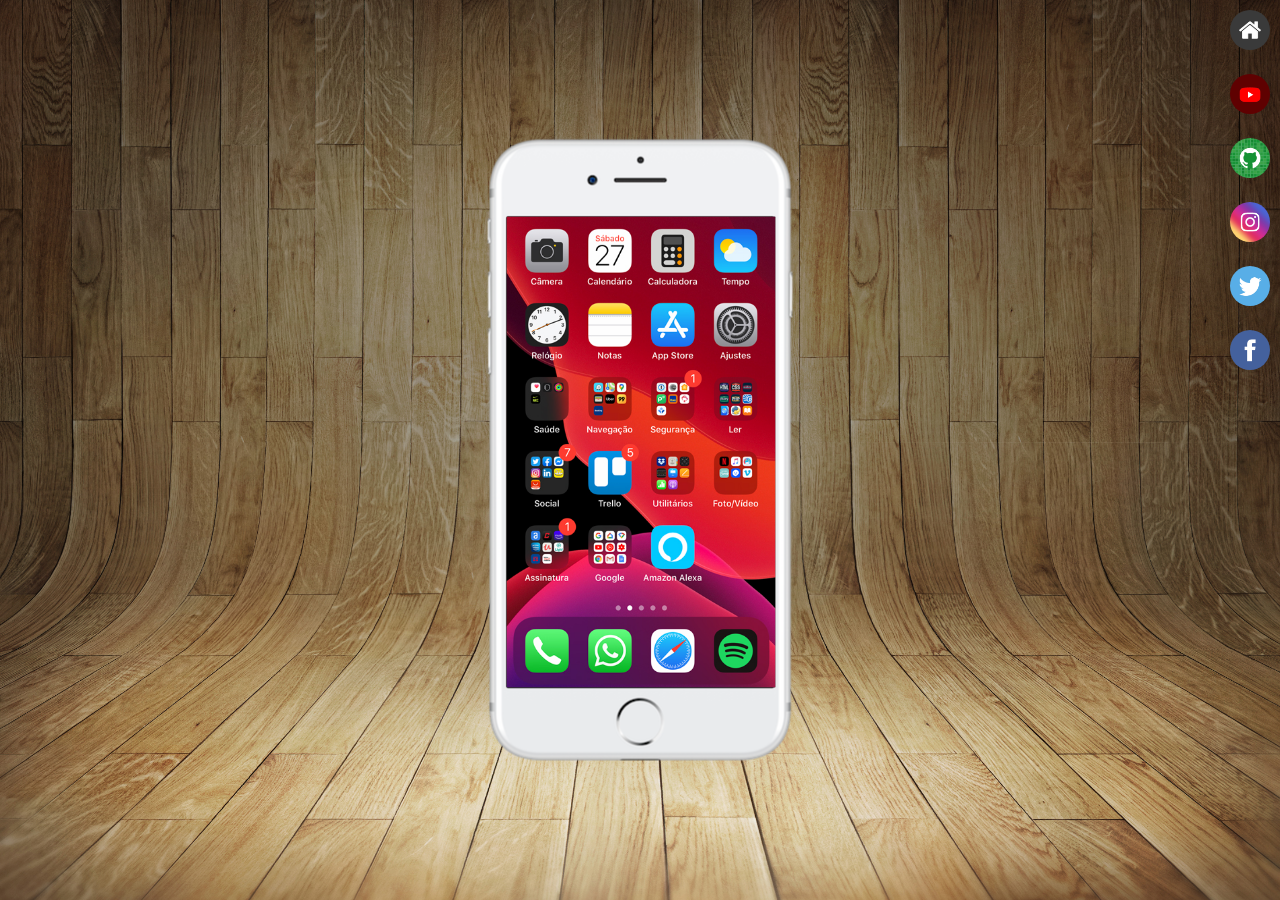
<file: index.html>
<!DOCTYPE html>
<html lang="pt-br">
<head>
    <meta charset="UTF-8">
    <meta name="viewport" content="width=device-width, initial-scale=1.0">
    <title>Projeto Rede Social</title>
    <link rel="stylesheet" href="style.css">
    <link rel="shortcut icon" href="favicon.ico" type="image/x-icon">
</head>
<body>
    <main>
        <section id="telefone">
            <iframe src="home.html" name="tela" id="tela" frameborder="0" scrolling="yes" allowfullscreen></iframe>
        </section>
        <section id="redes-sociais">
            <a href="home.html" target="tela"> <img src="imagens/logo-home.jpg" alt="Home"></a><br>

            <a href="youtube.html" target="tela"> <img src="imagens/logo-youtube.jpg" alt="Youtube" scrolling="yes"></a><br>

            <a href="github.html" target="tela"> <img src="imagens/logo-github.jpg" alt="Github"></a><br>

            <a href="instagram.html" target="tela"> <img src="imagens/logo-instagram.jpg" alt="Instagram"></a><br>

            <a href="twitter.html" target="tela"> <img src="imagens/logo-twitter.jpg" alt="Twitter"></a><br>

            <a href="face.html" target="tela"> <img src="imagens/logo-facebook.jpg" alt="Facebook"></a>
        </section>
    </main>
</body>
</html>
</file>
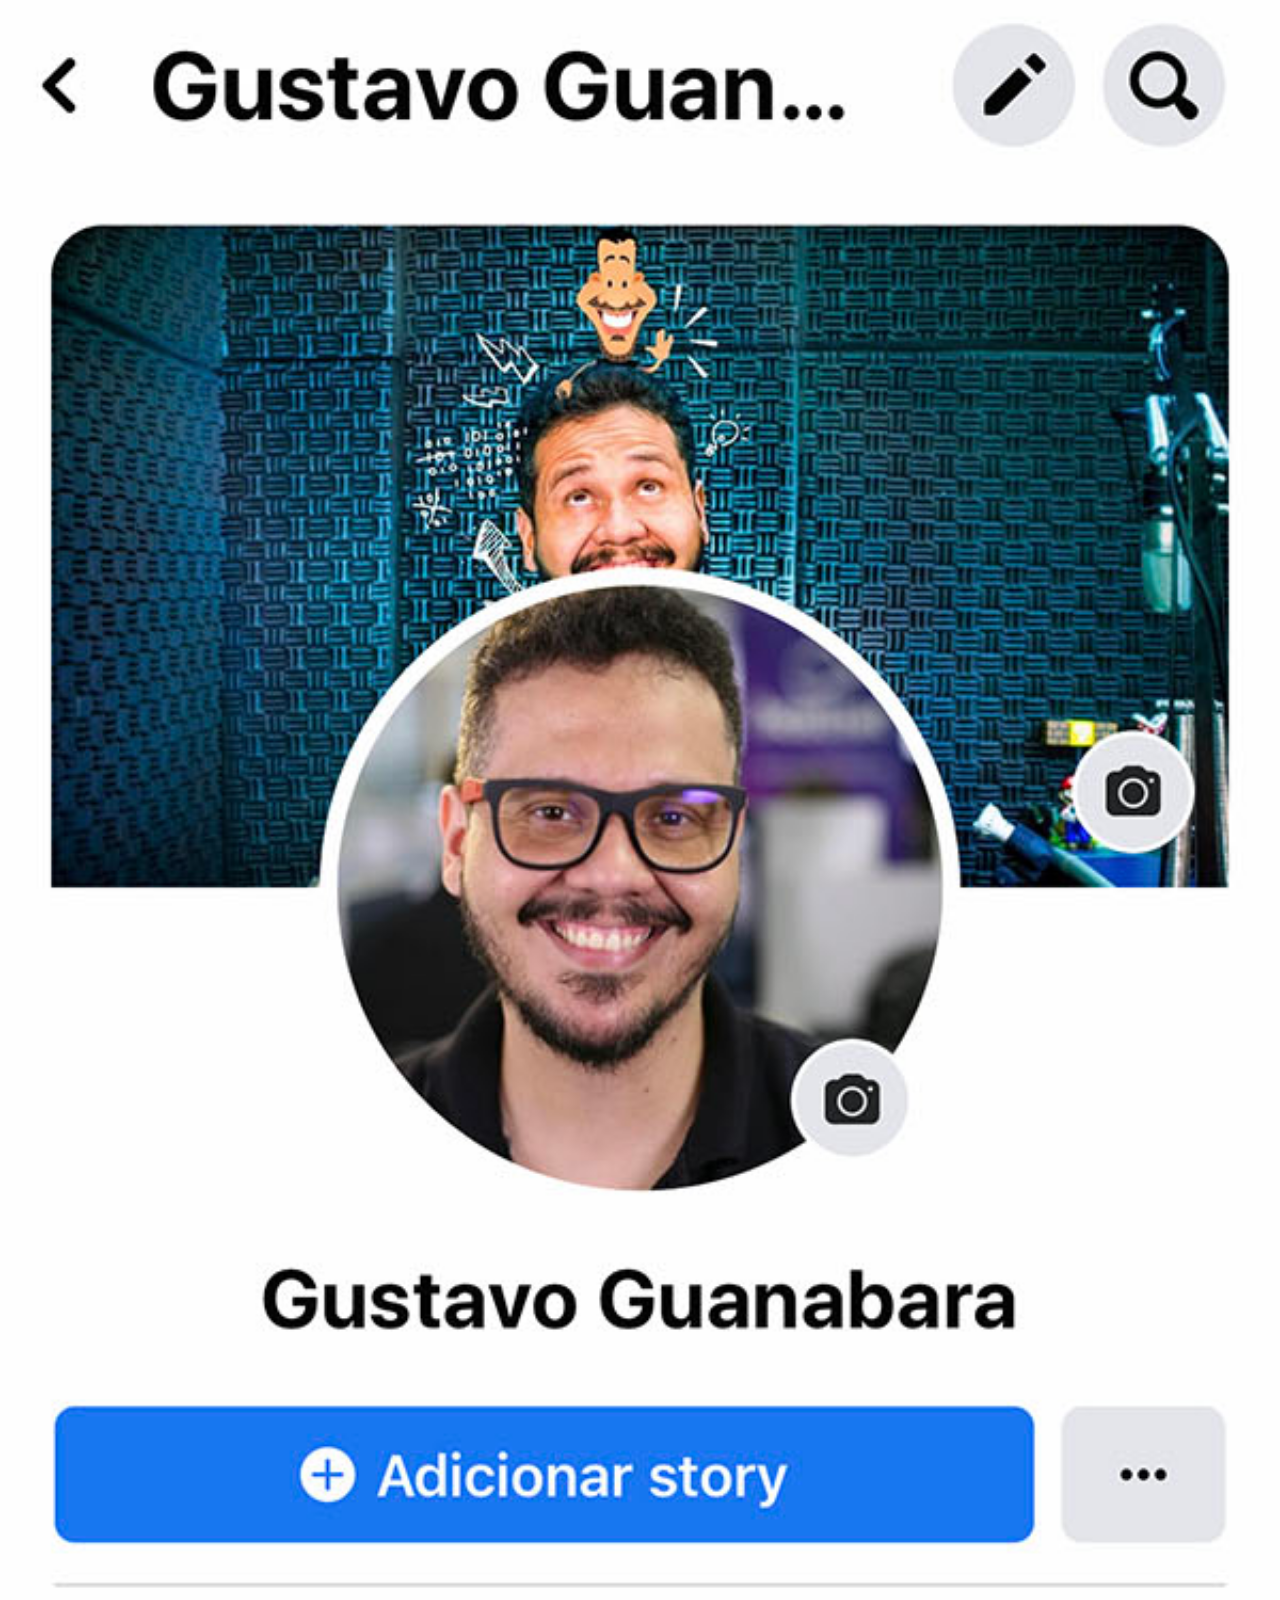
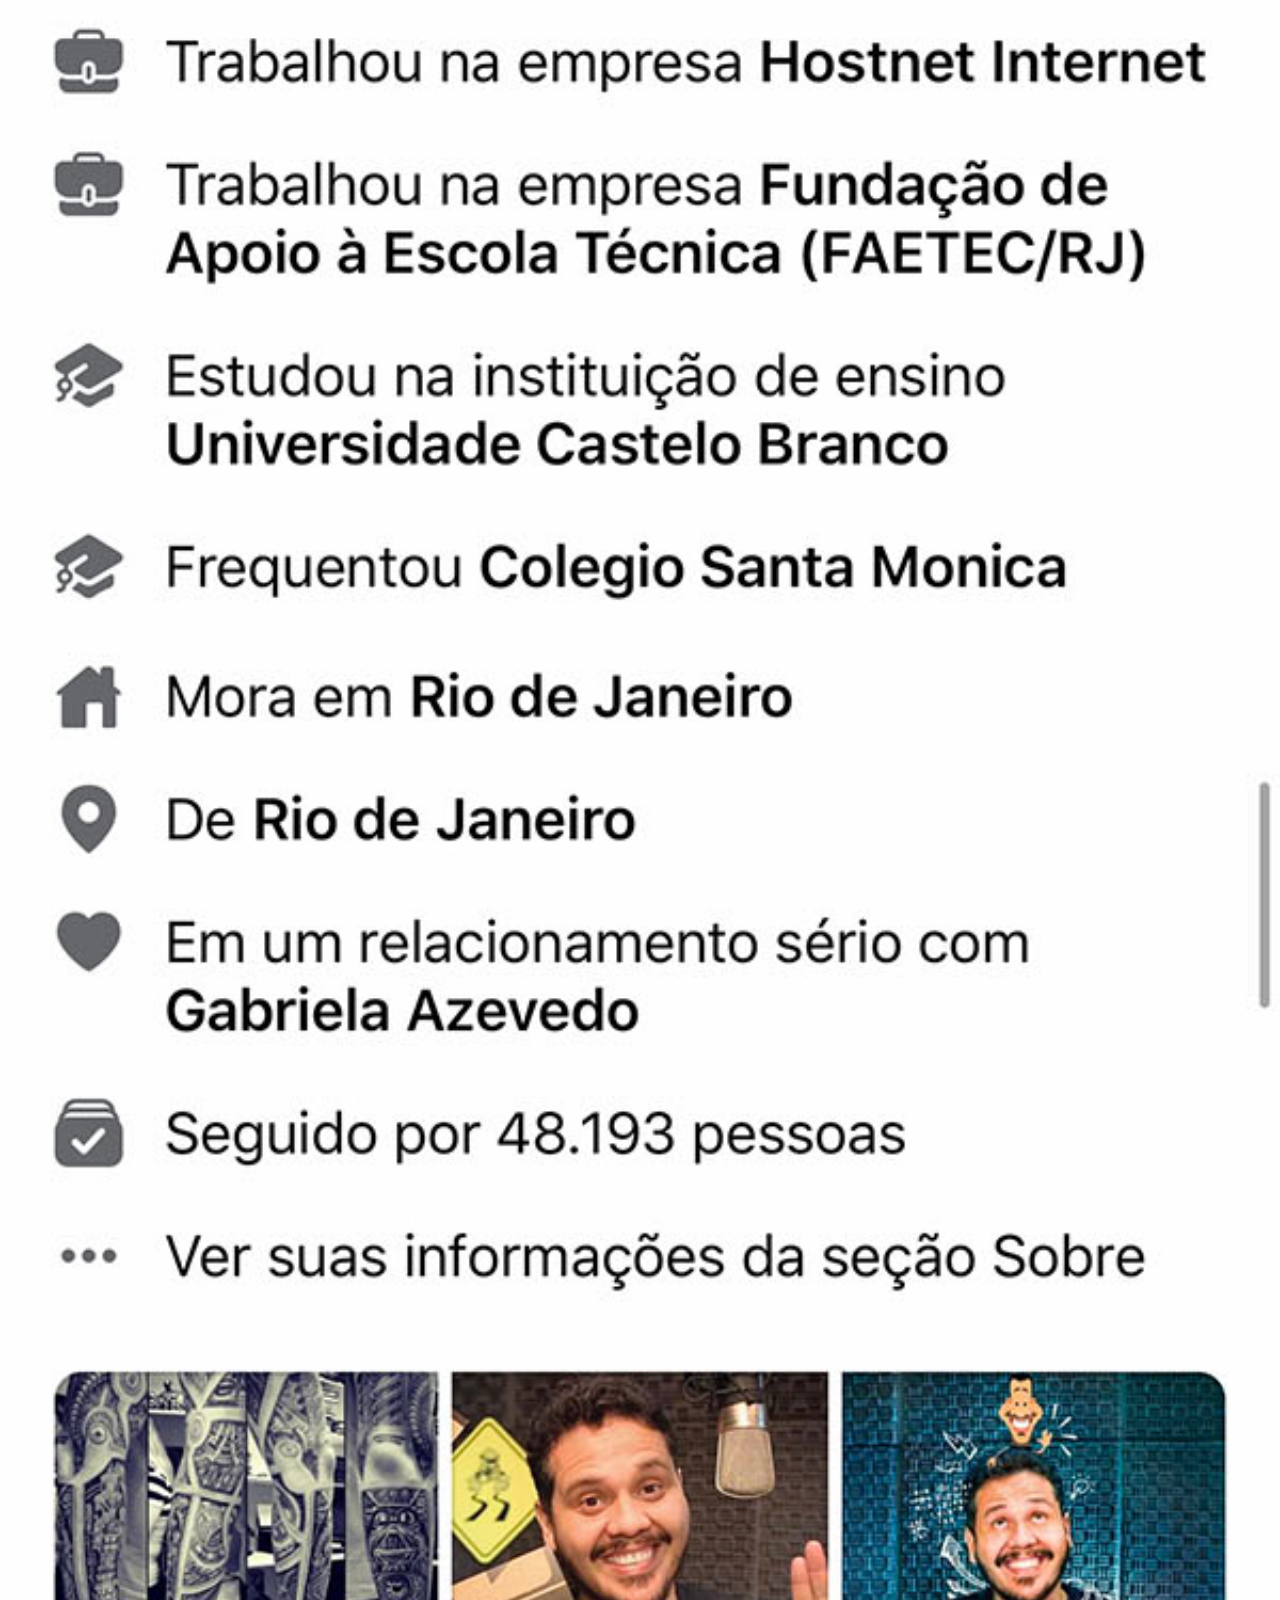
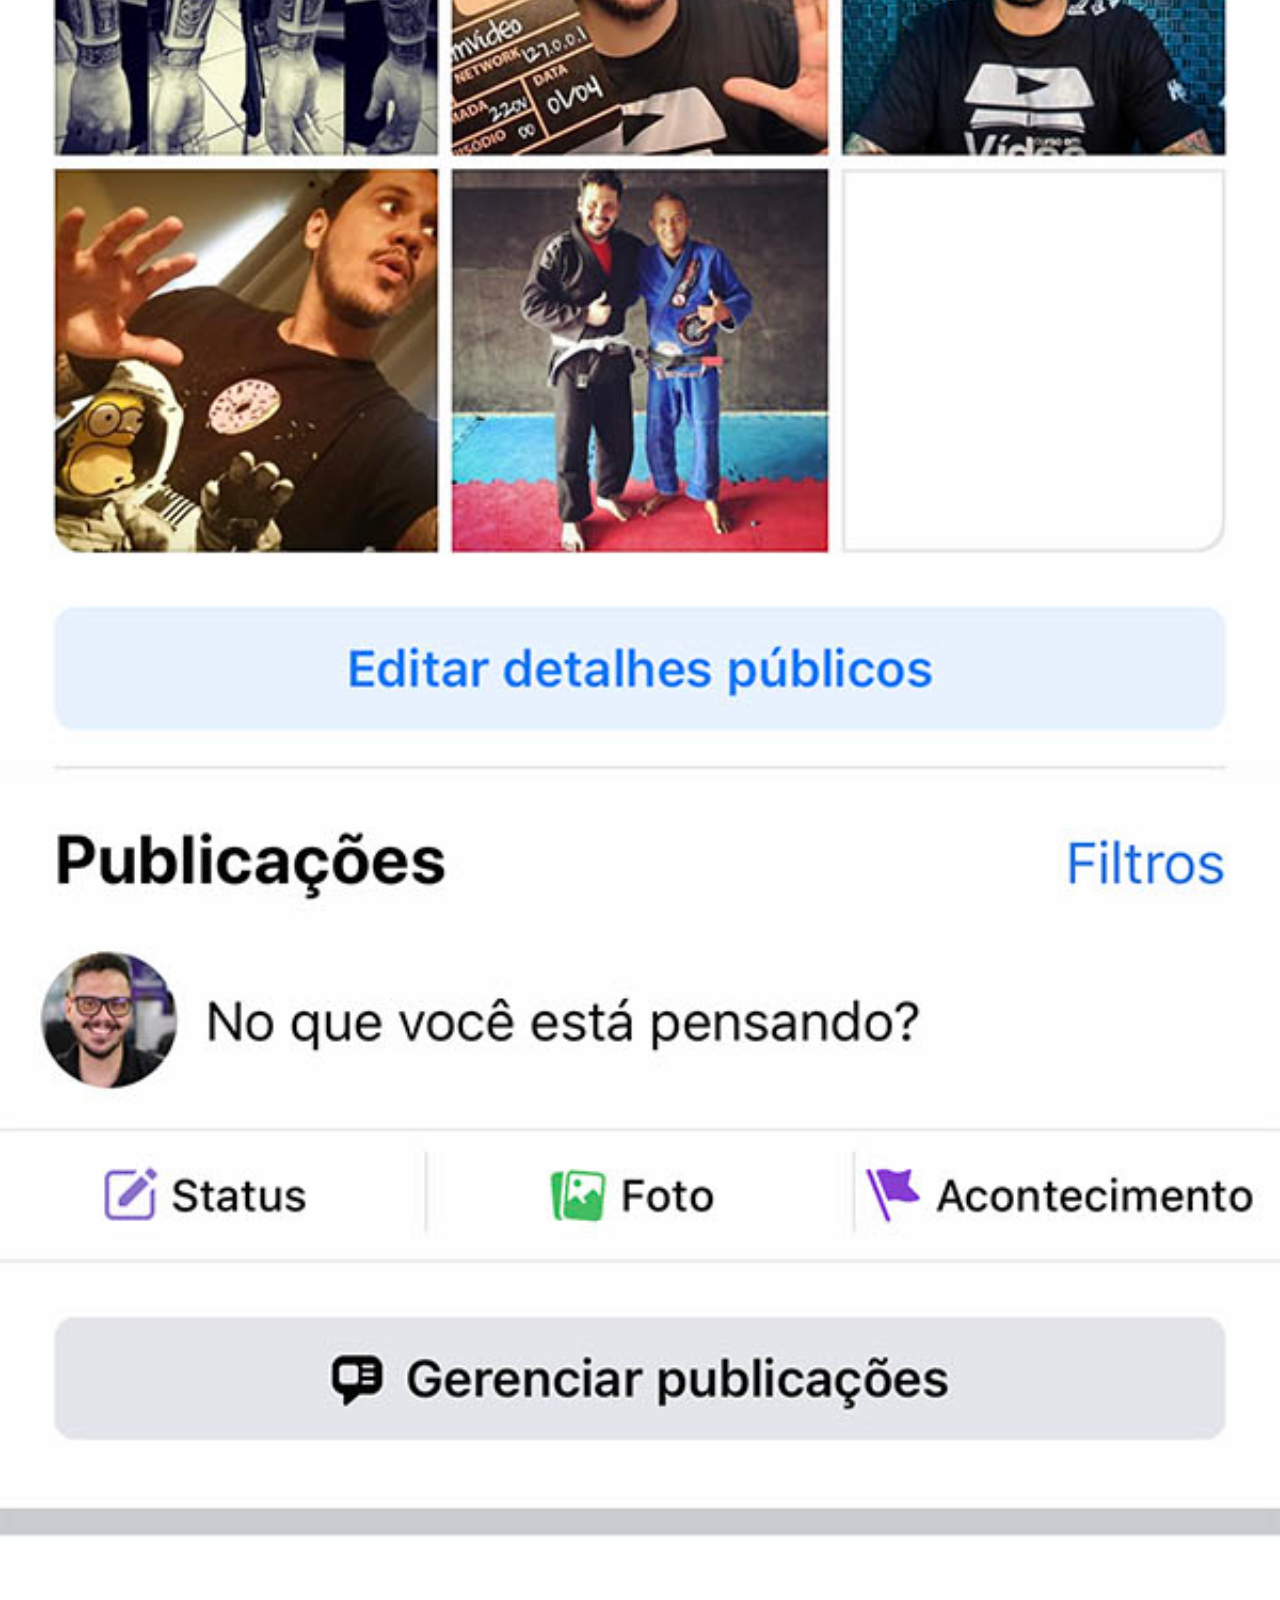
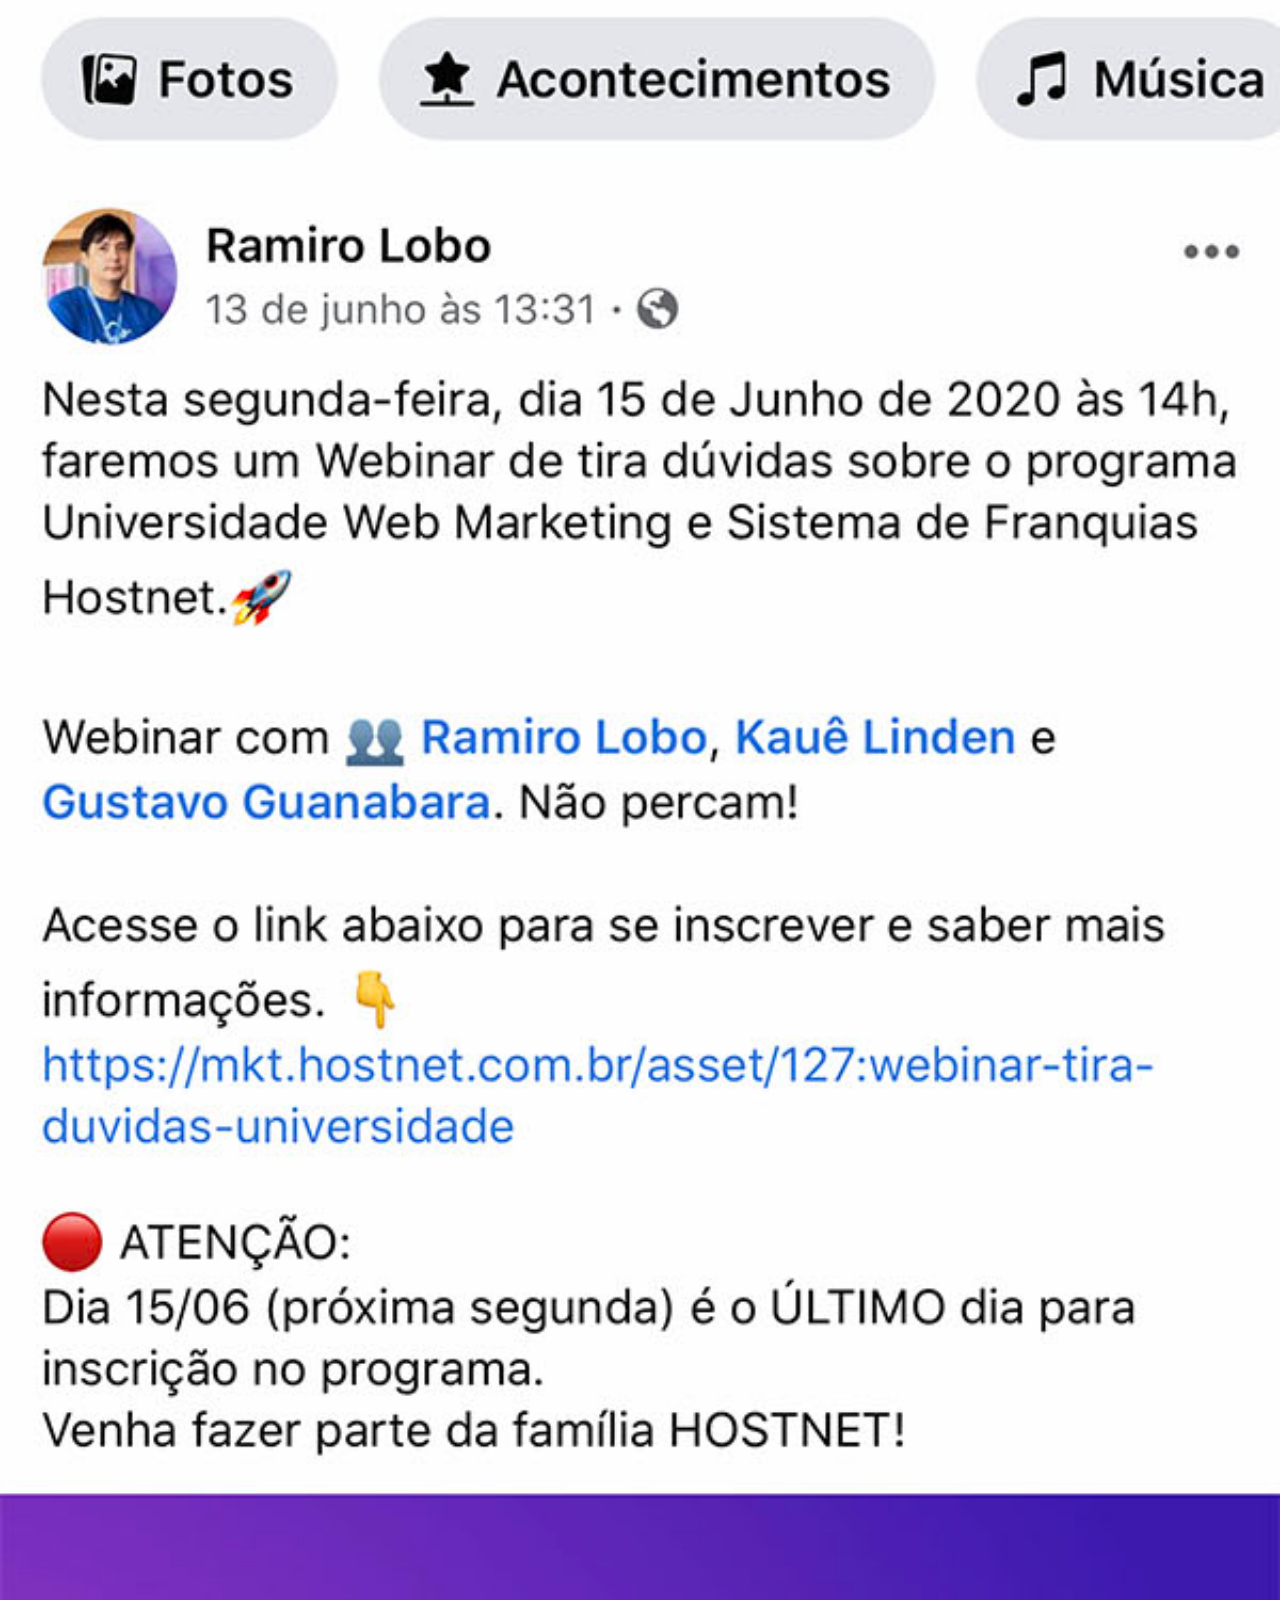
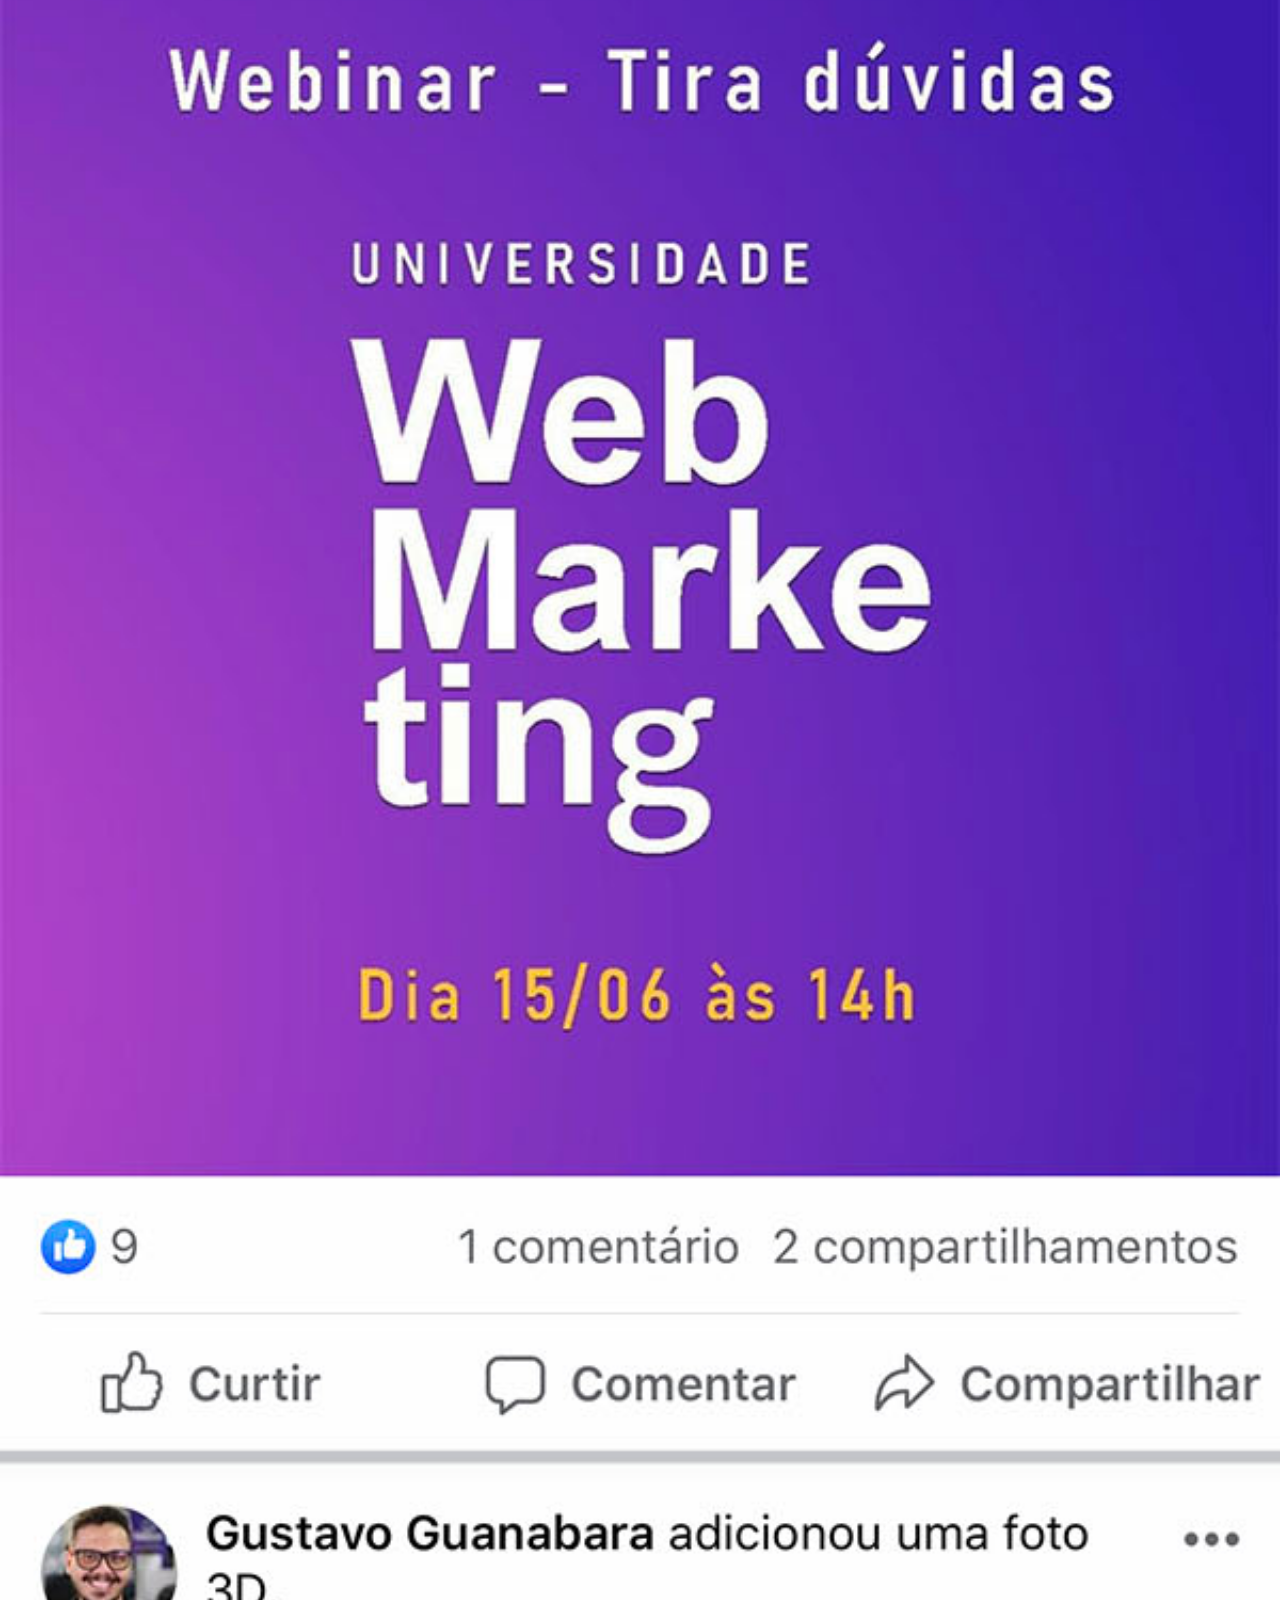
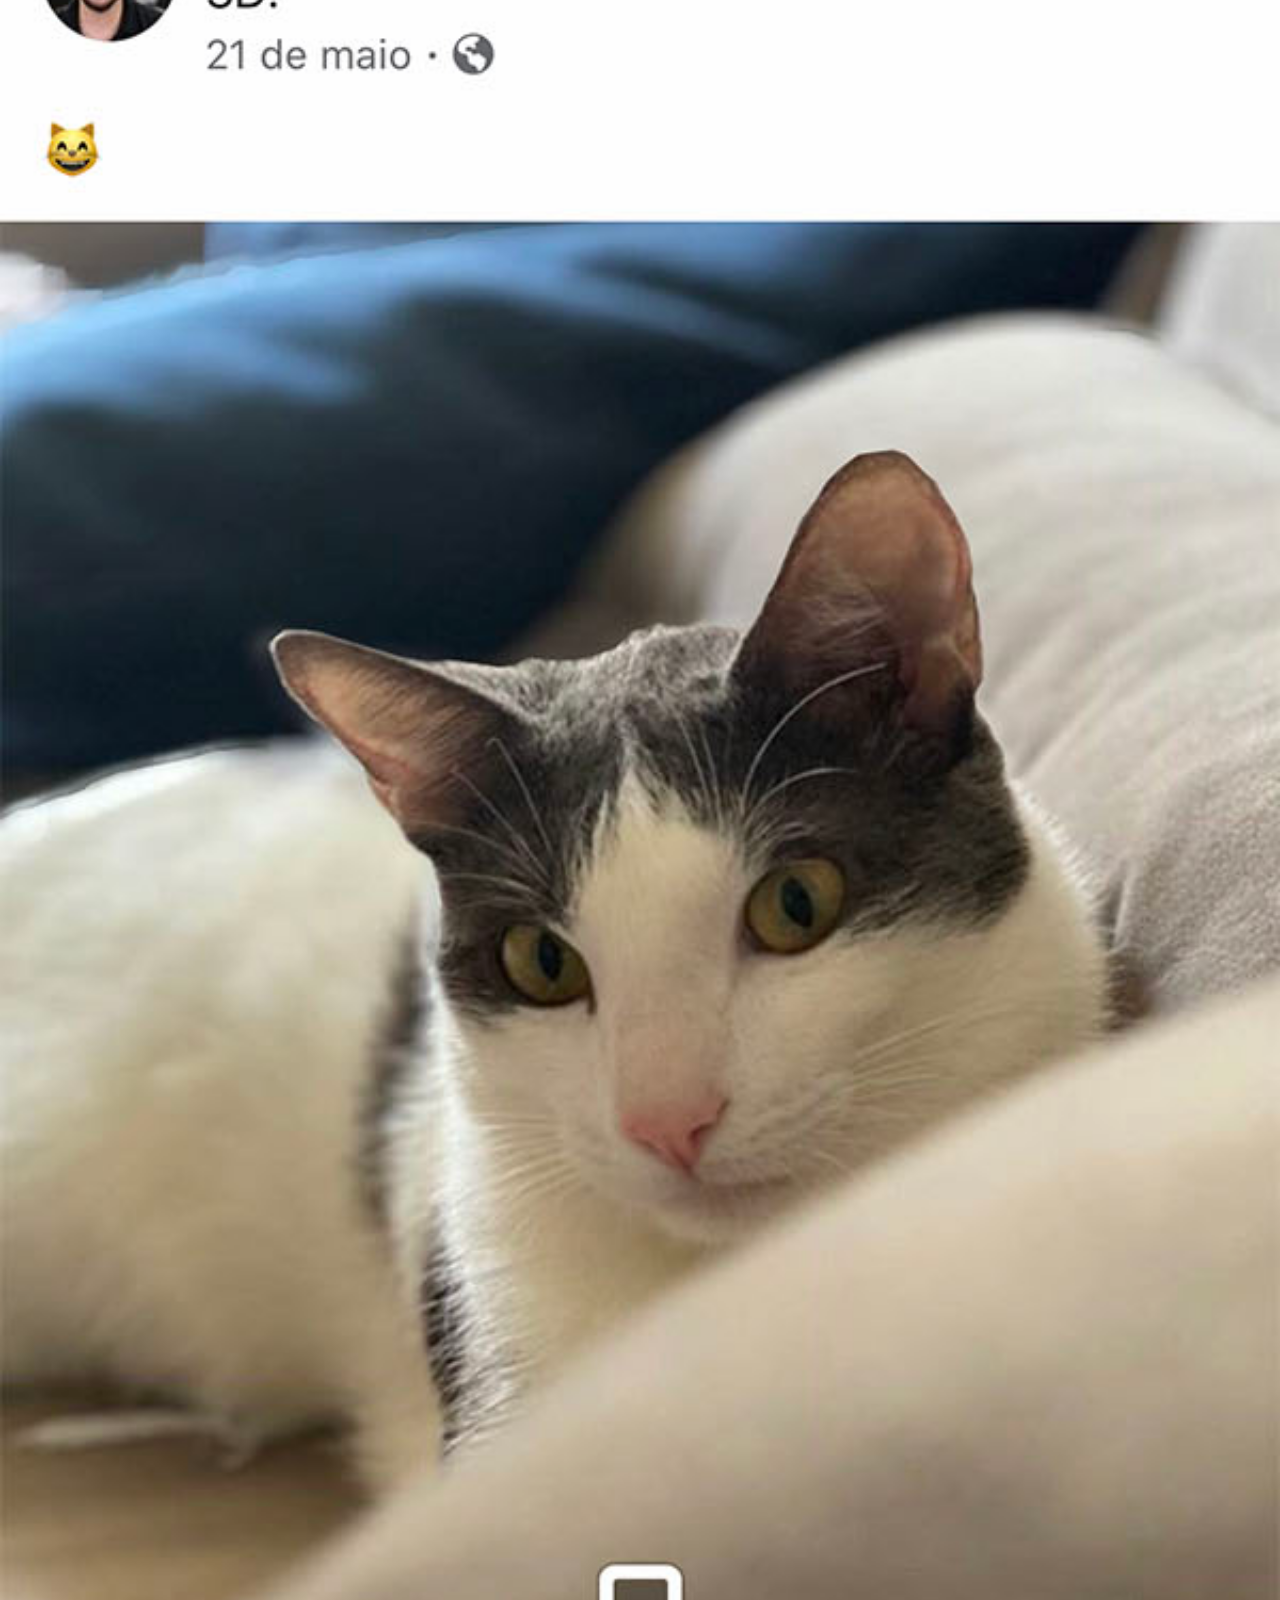
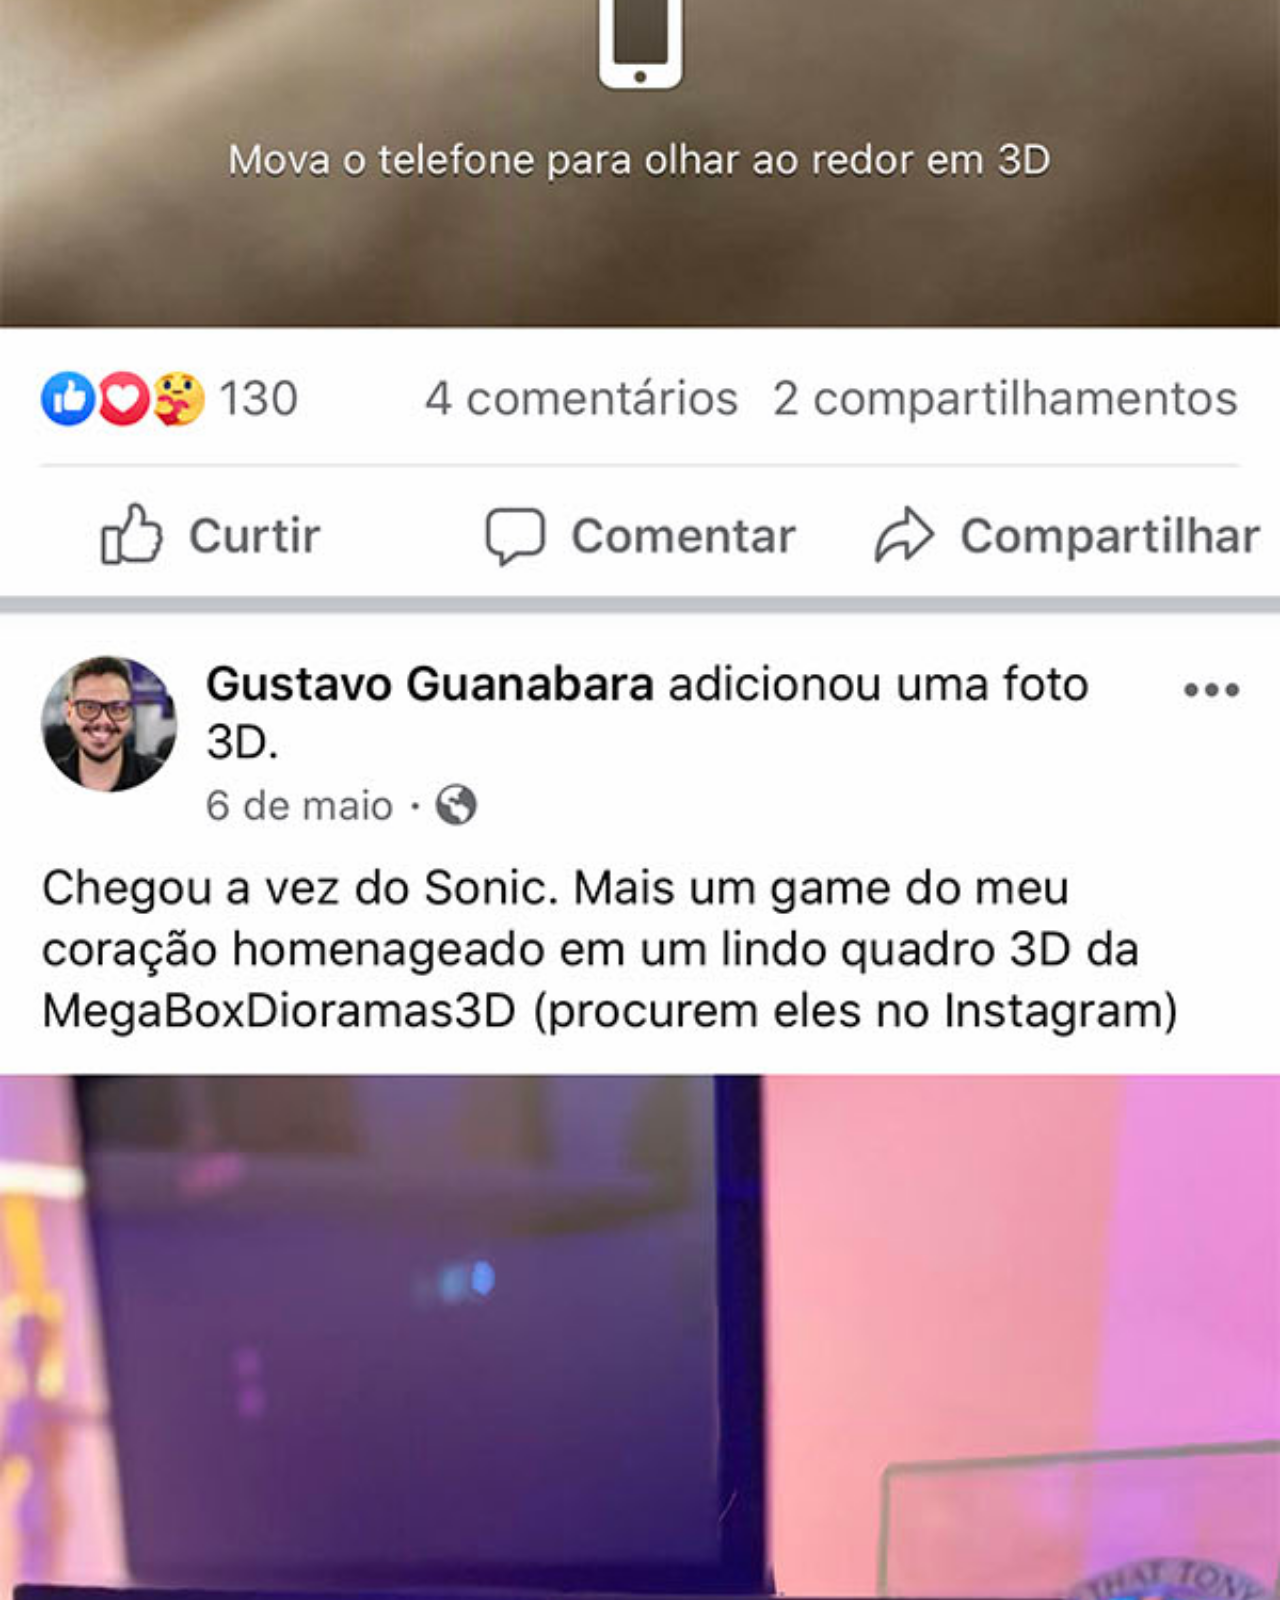
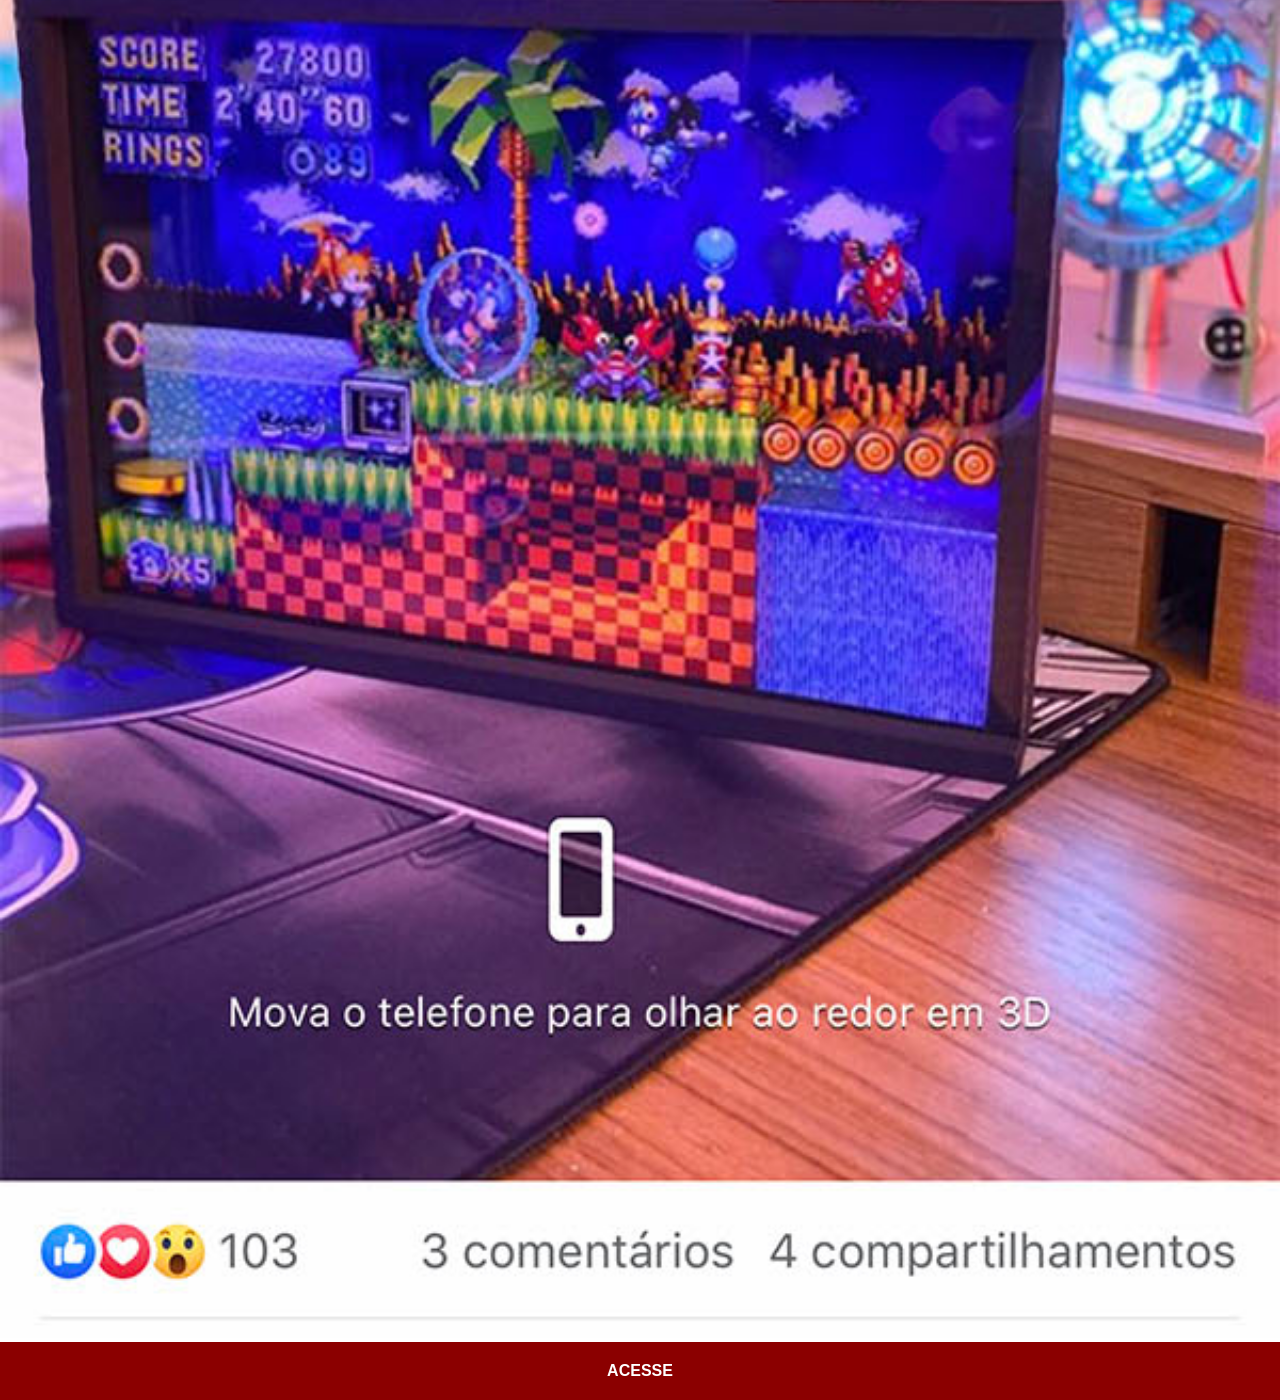
<file: face.html>
<!DOCTYPE html>
<html lang="pt-br">
<head>
    <meta charset="UTF-8">
    <meta name="viewport" content="width=device-width, initial-scale=1.0">
    <title>Facebook</title>
    <link rel="stylesheet" href="estilos/social.css">
</head>
<body>
    <img src="imagens/tela-facebook.jpg" alt="Facebook">
    <a href="https://www.facebook.com/cursoemvideo" target="_blank">ACESSE</a>
</body>
</html>
</file>
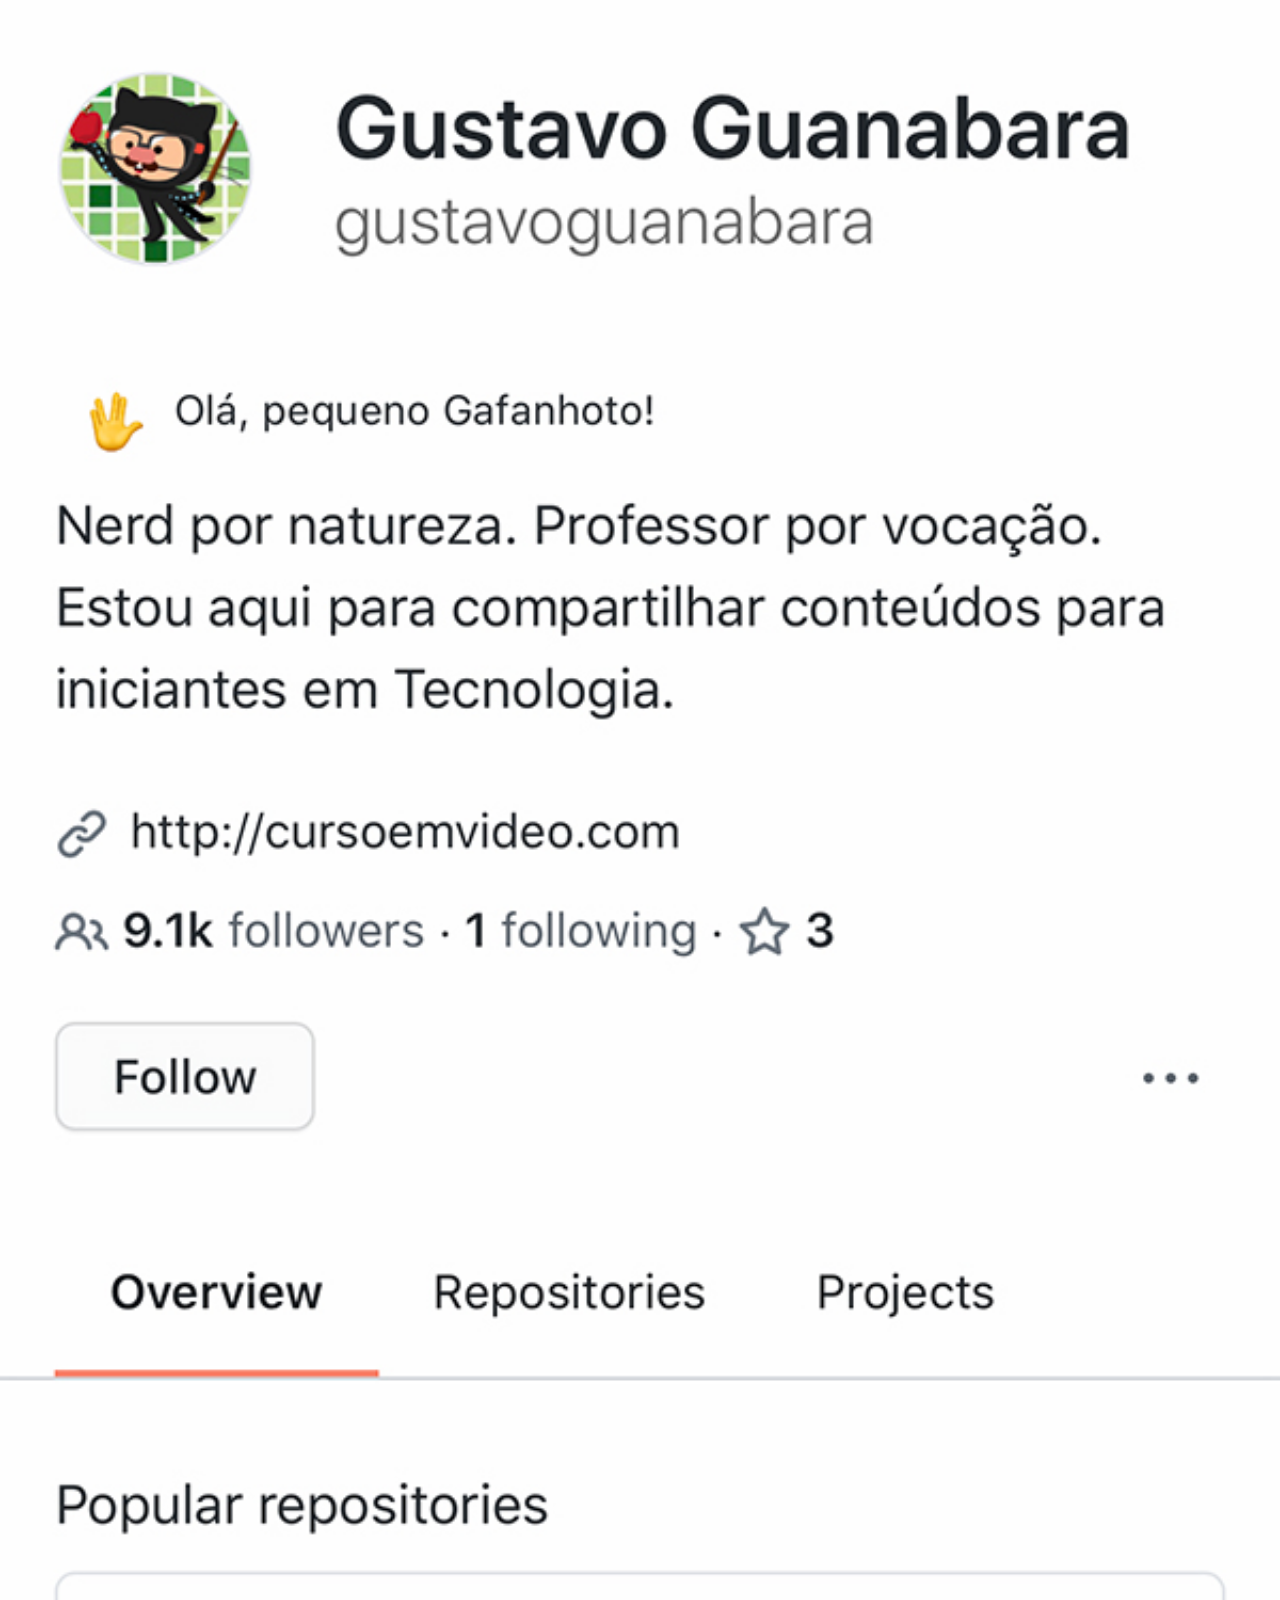
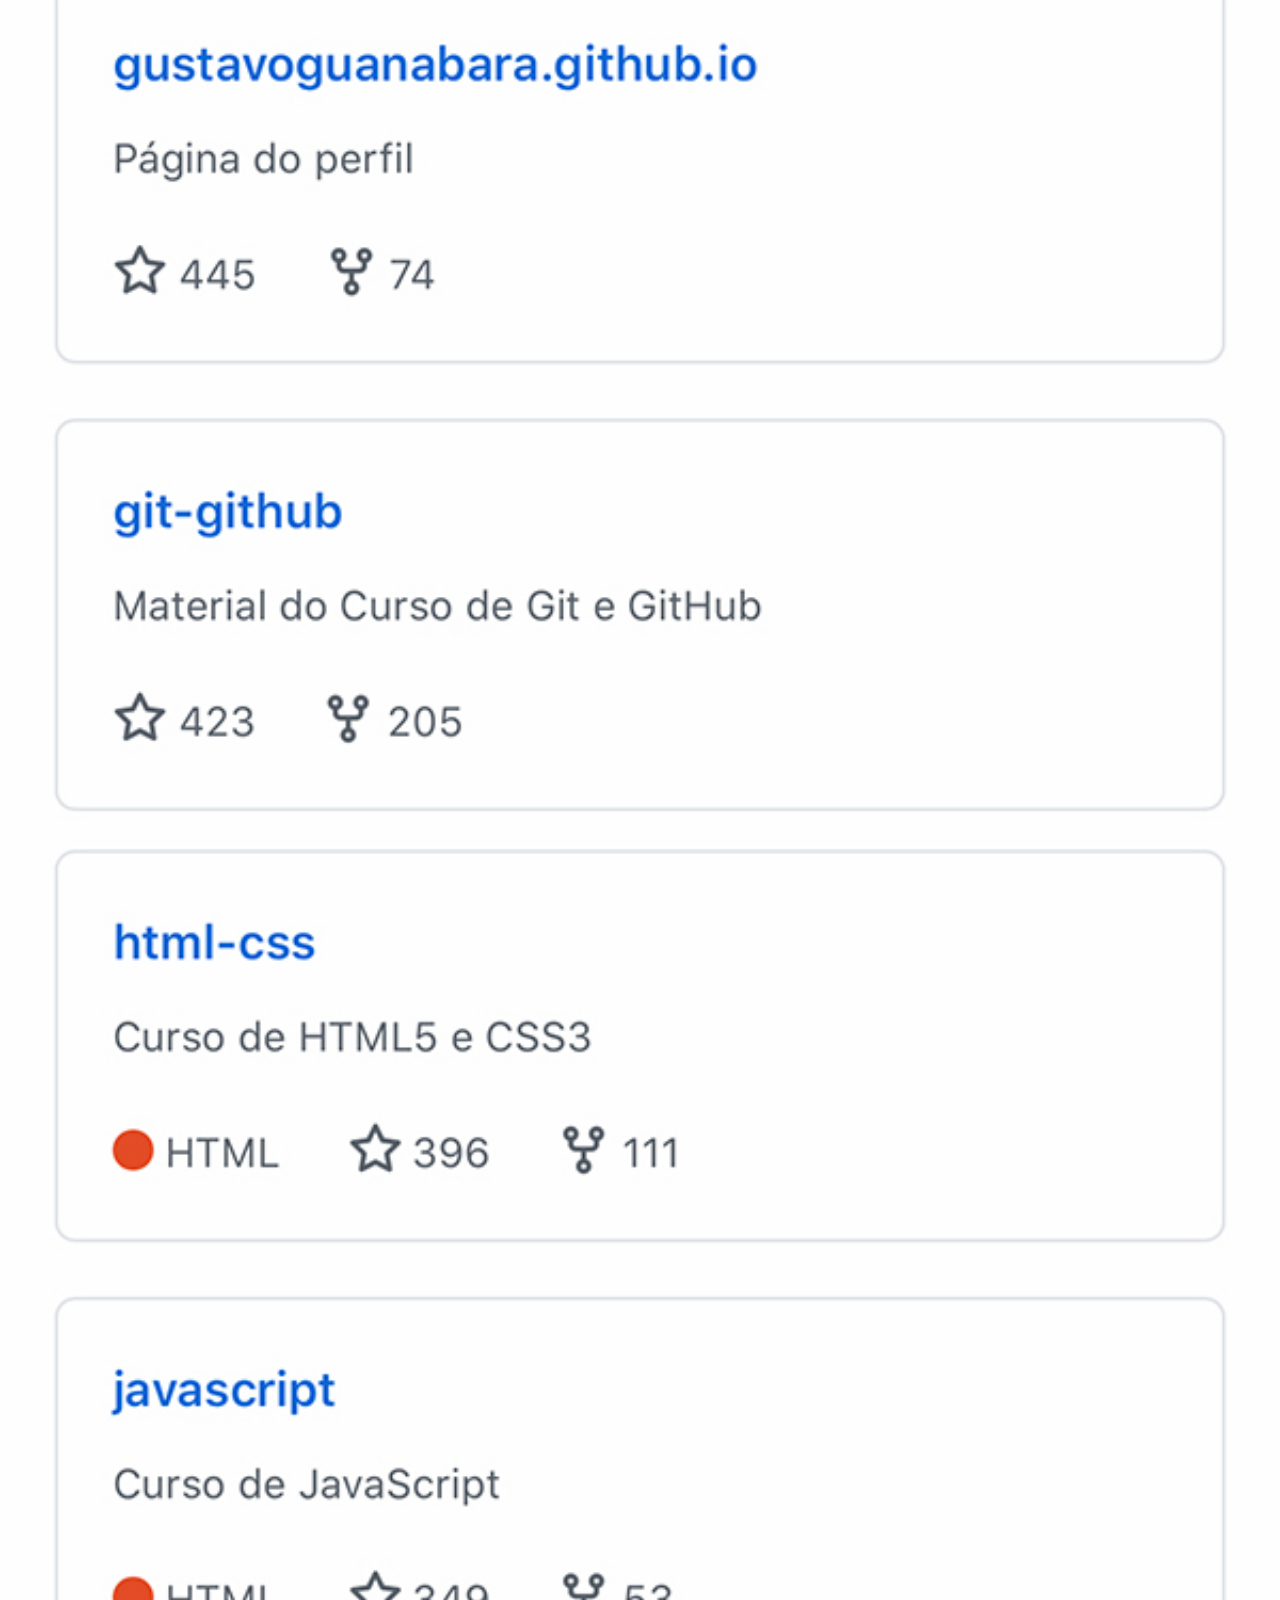
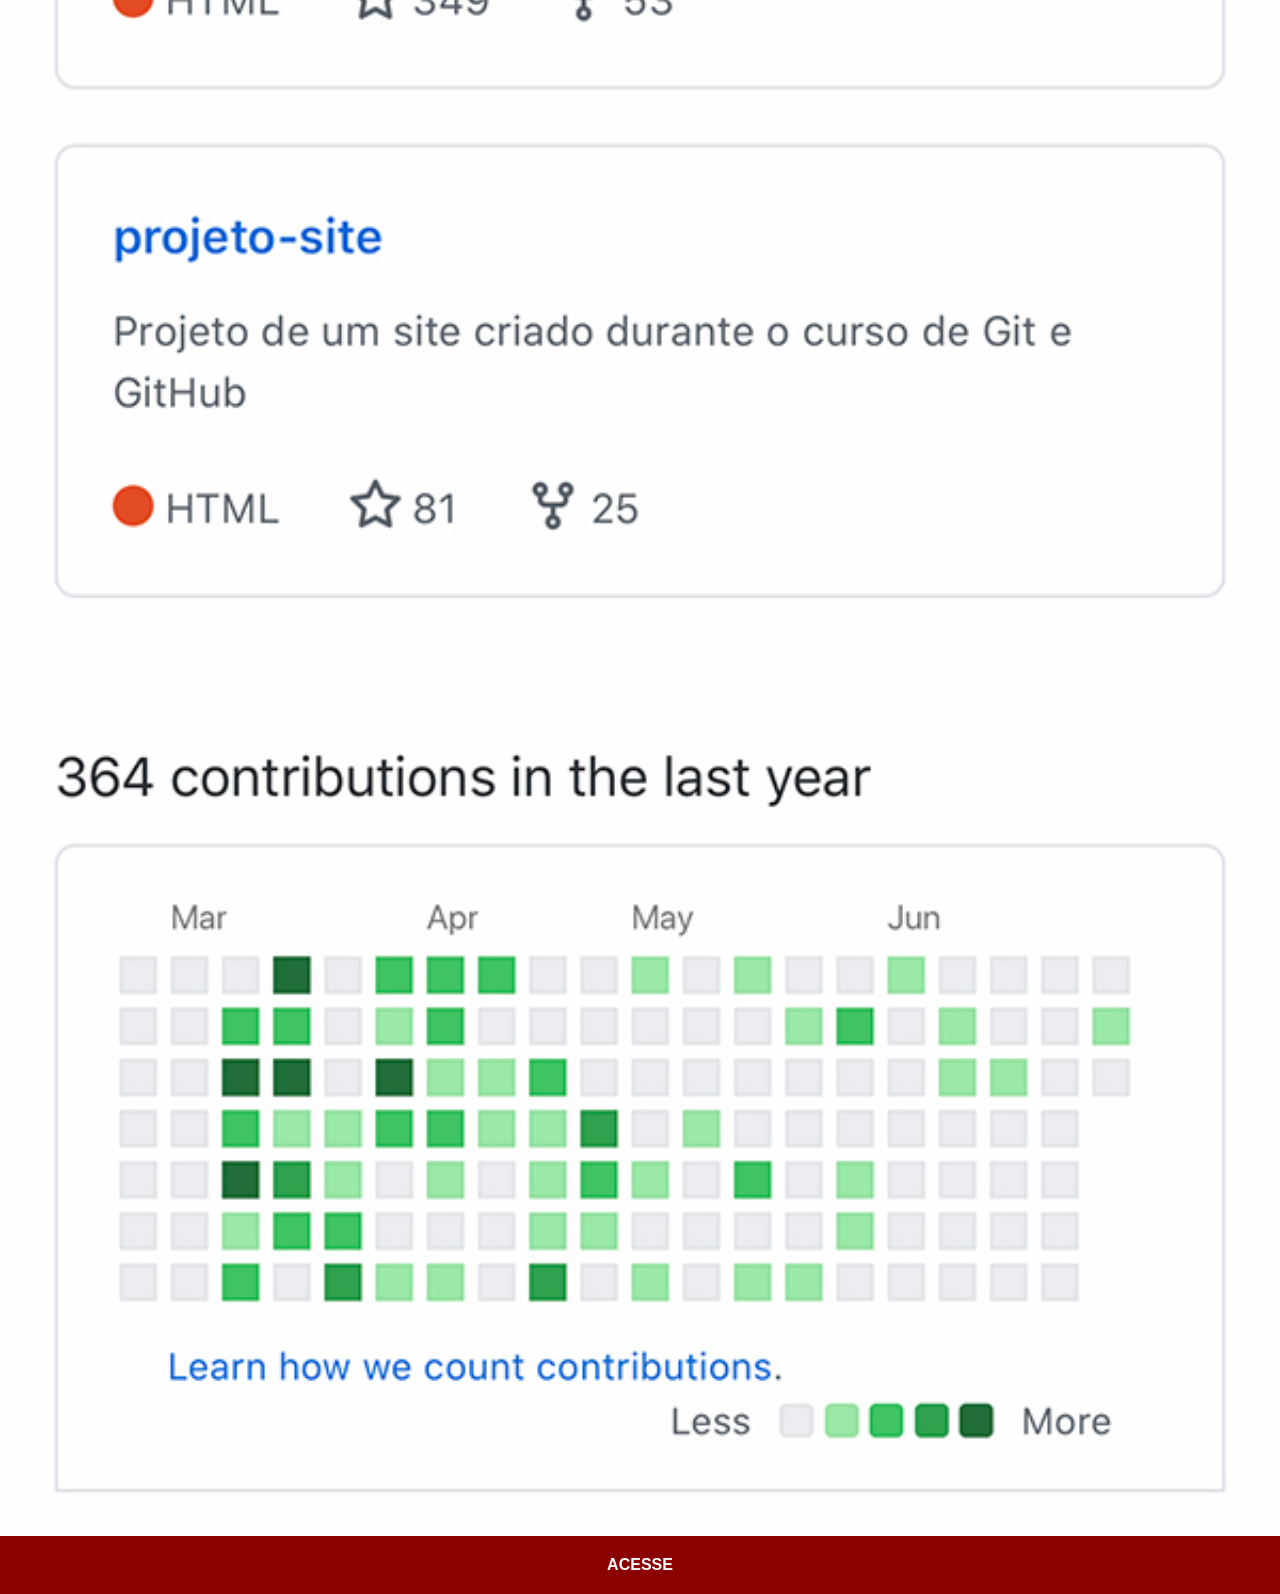
<file: github.html>
<!DOCTYPE html>
<html lang="pt-br">
<head>
    <meta charset="UTF-8">
    <meta name="viewport" content="width=device-width, initial-scale=1.0">
    <title>Github</title>
    <link rel="stylesheet" href="estilos/social.css">
   
</head>
<body>
    <img src="imagens/tela-github.jpg" alt="Github">
    <a href="https://github.com/Saulorangel87" target="_blank">ACESSE</a>
</body>
</html>
</file>
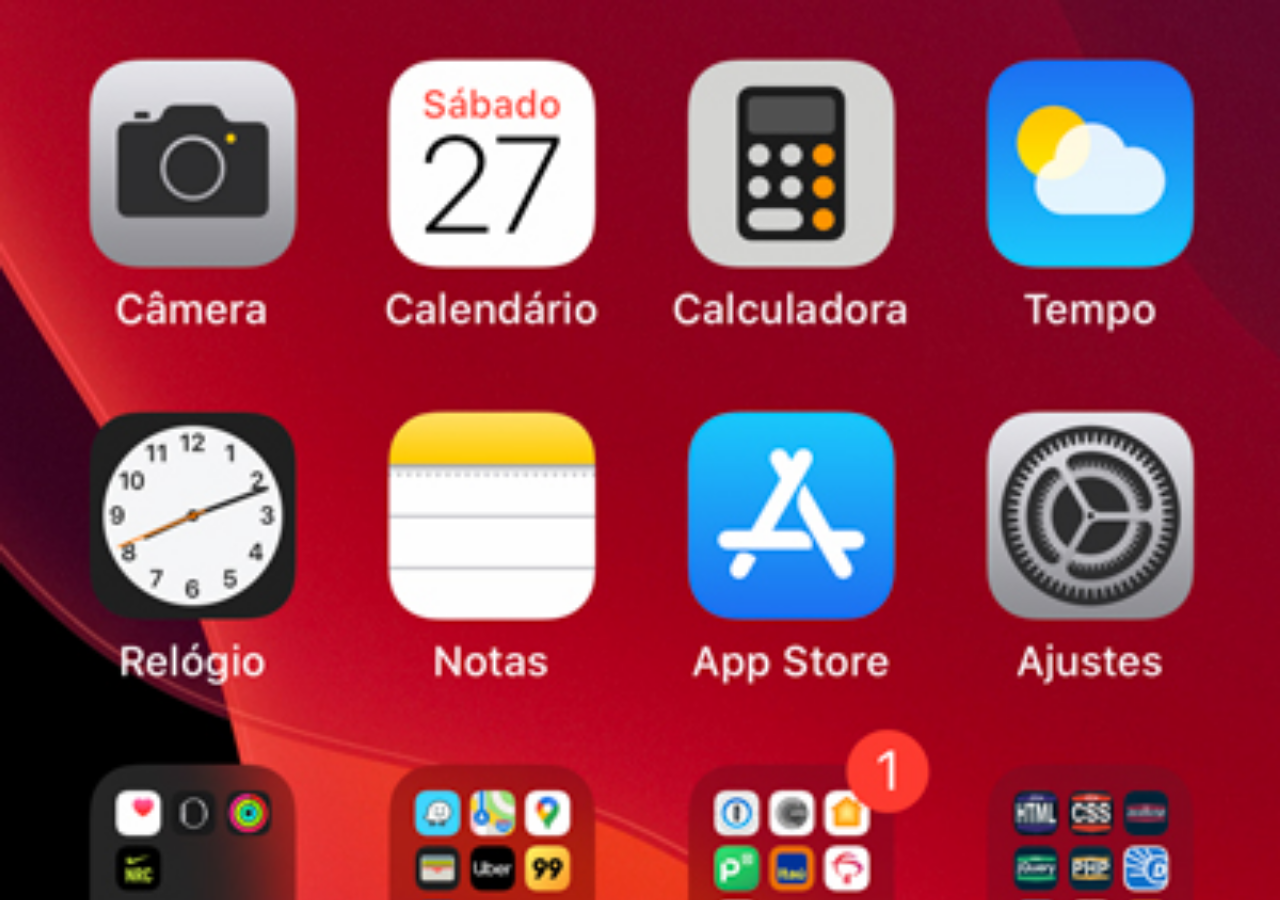
<file: home.html>
<!DOCTYPE html>
<html lang="pt-br">
<head>
    <meta charset="UTF-8">
    <meta name="viewport" content="width=device-width, initial-scale=1.0">
    <title>Home</title>
    <style>
        * {
            margin: 0;
            padding: 0;
        }

        body {
            width: 100vw;
            height: 100vh;
            background: black url(imagens/tela-home.jpg) no-repeat top center;
            background-size: cover;
        }
    </style>
</head>
<body>
    
</body>
</html>
</file>
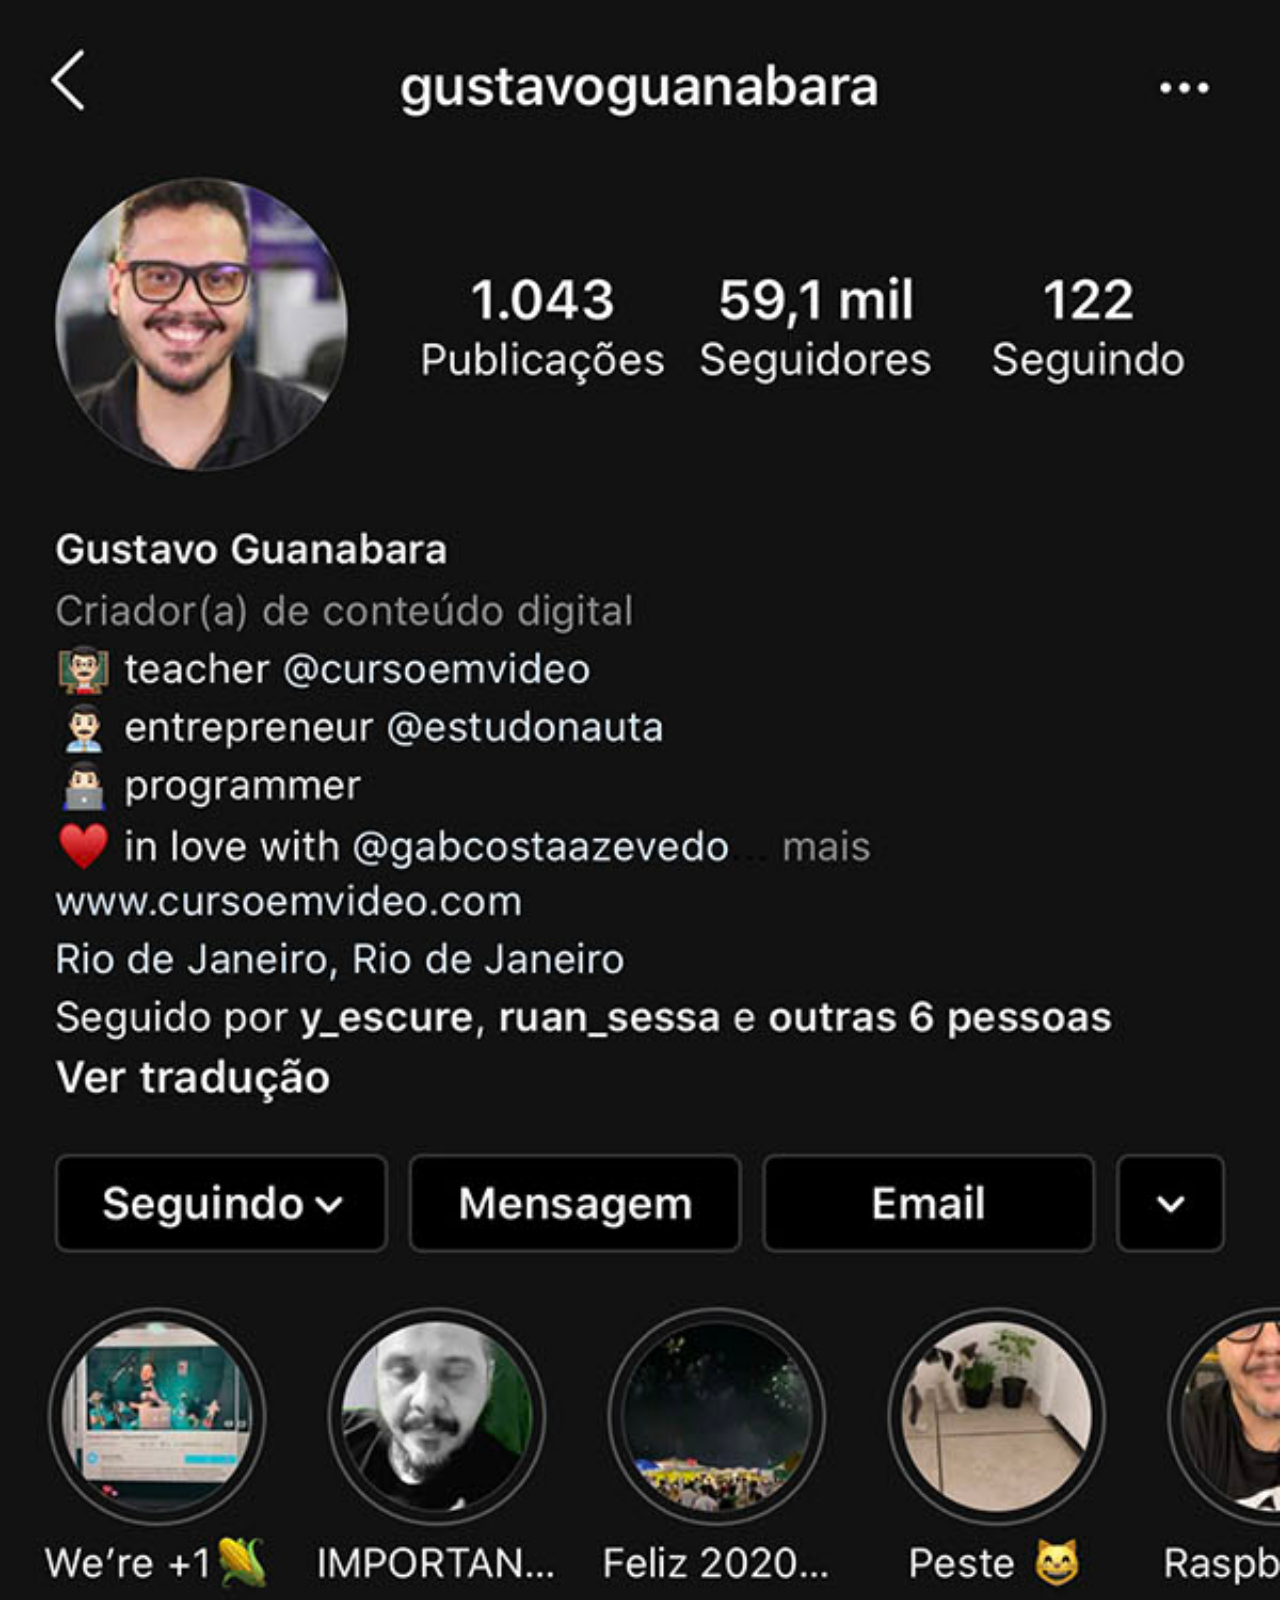
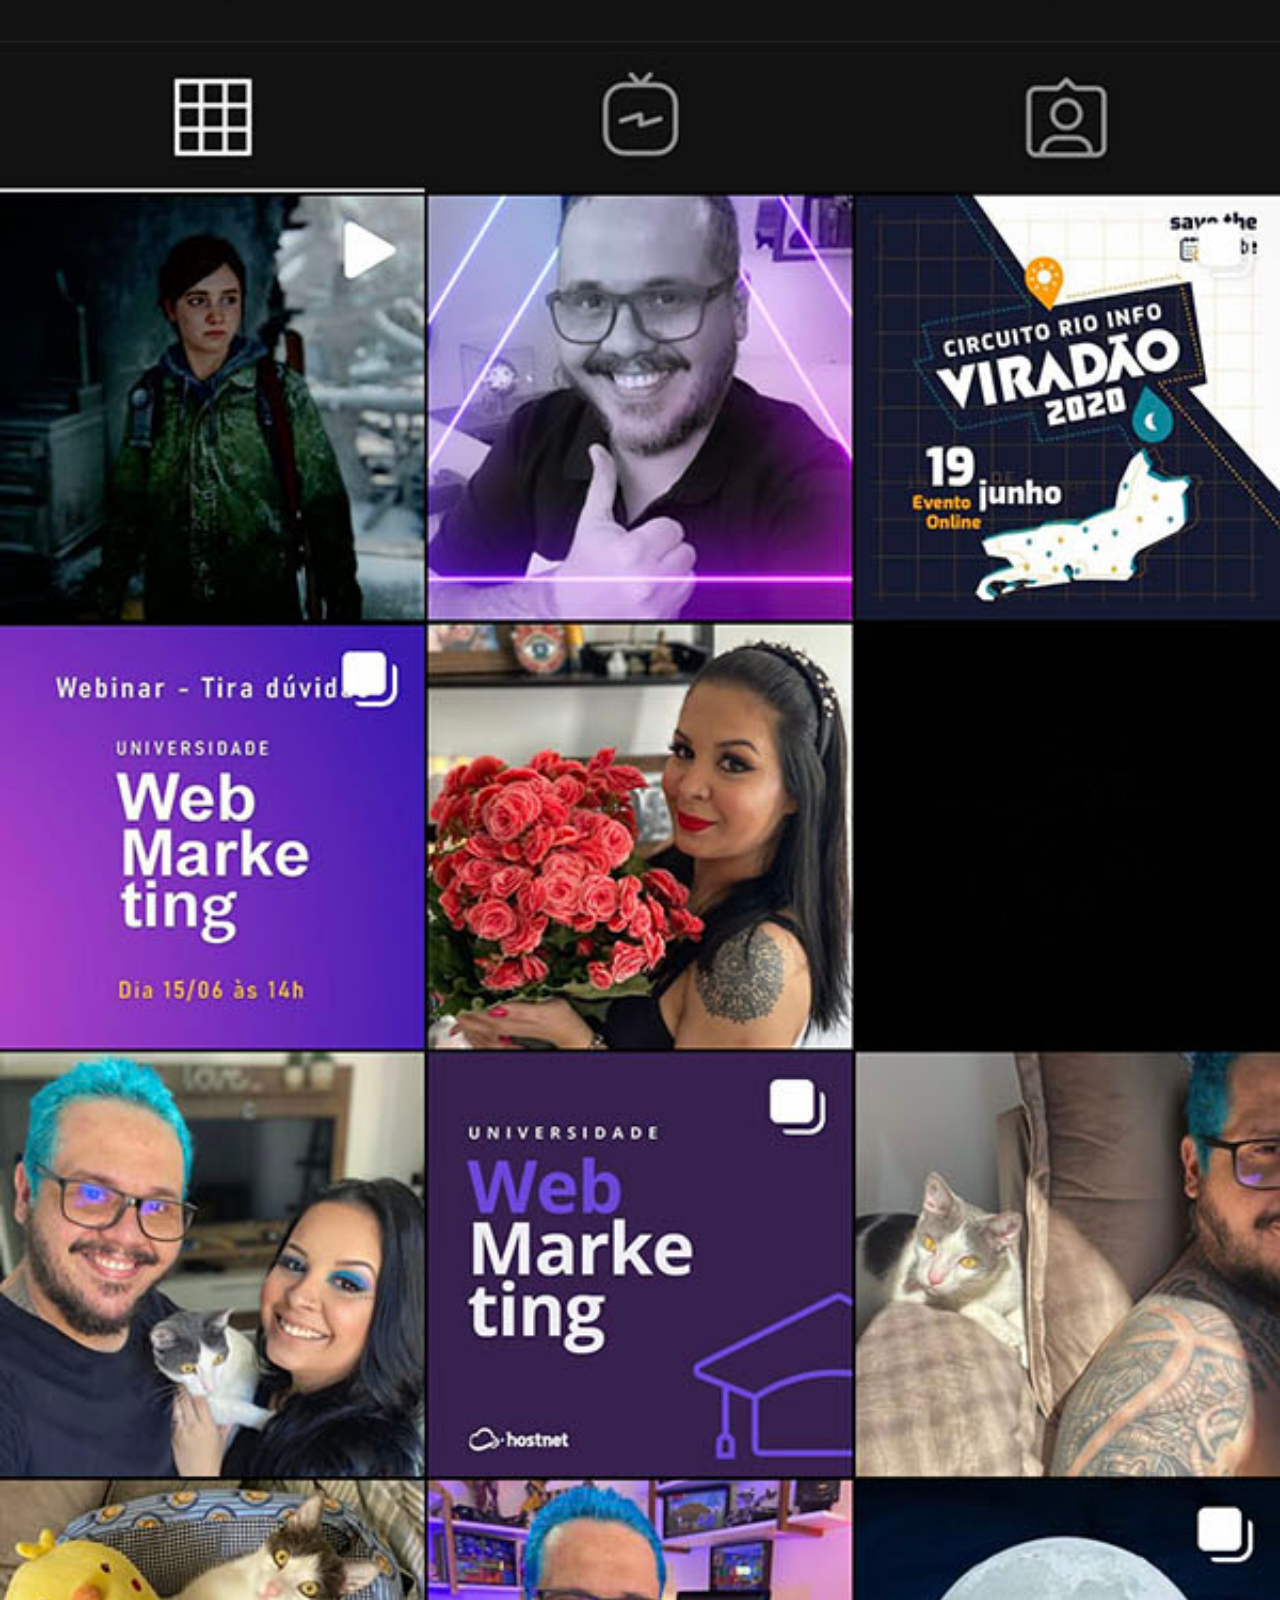
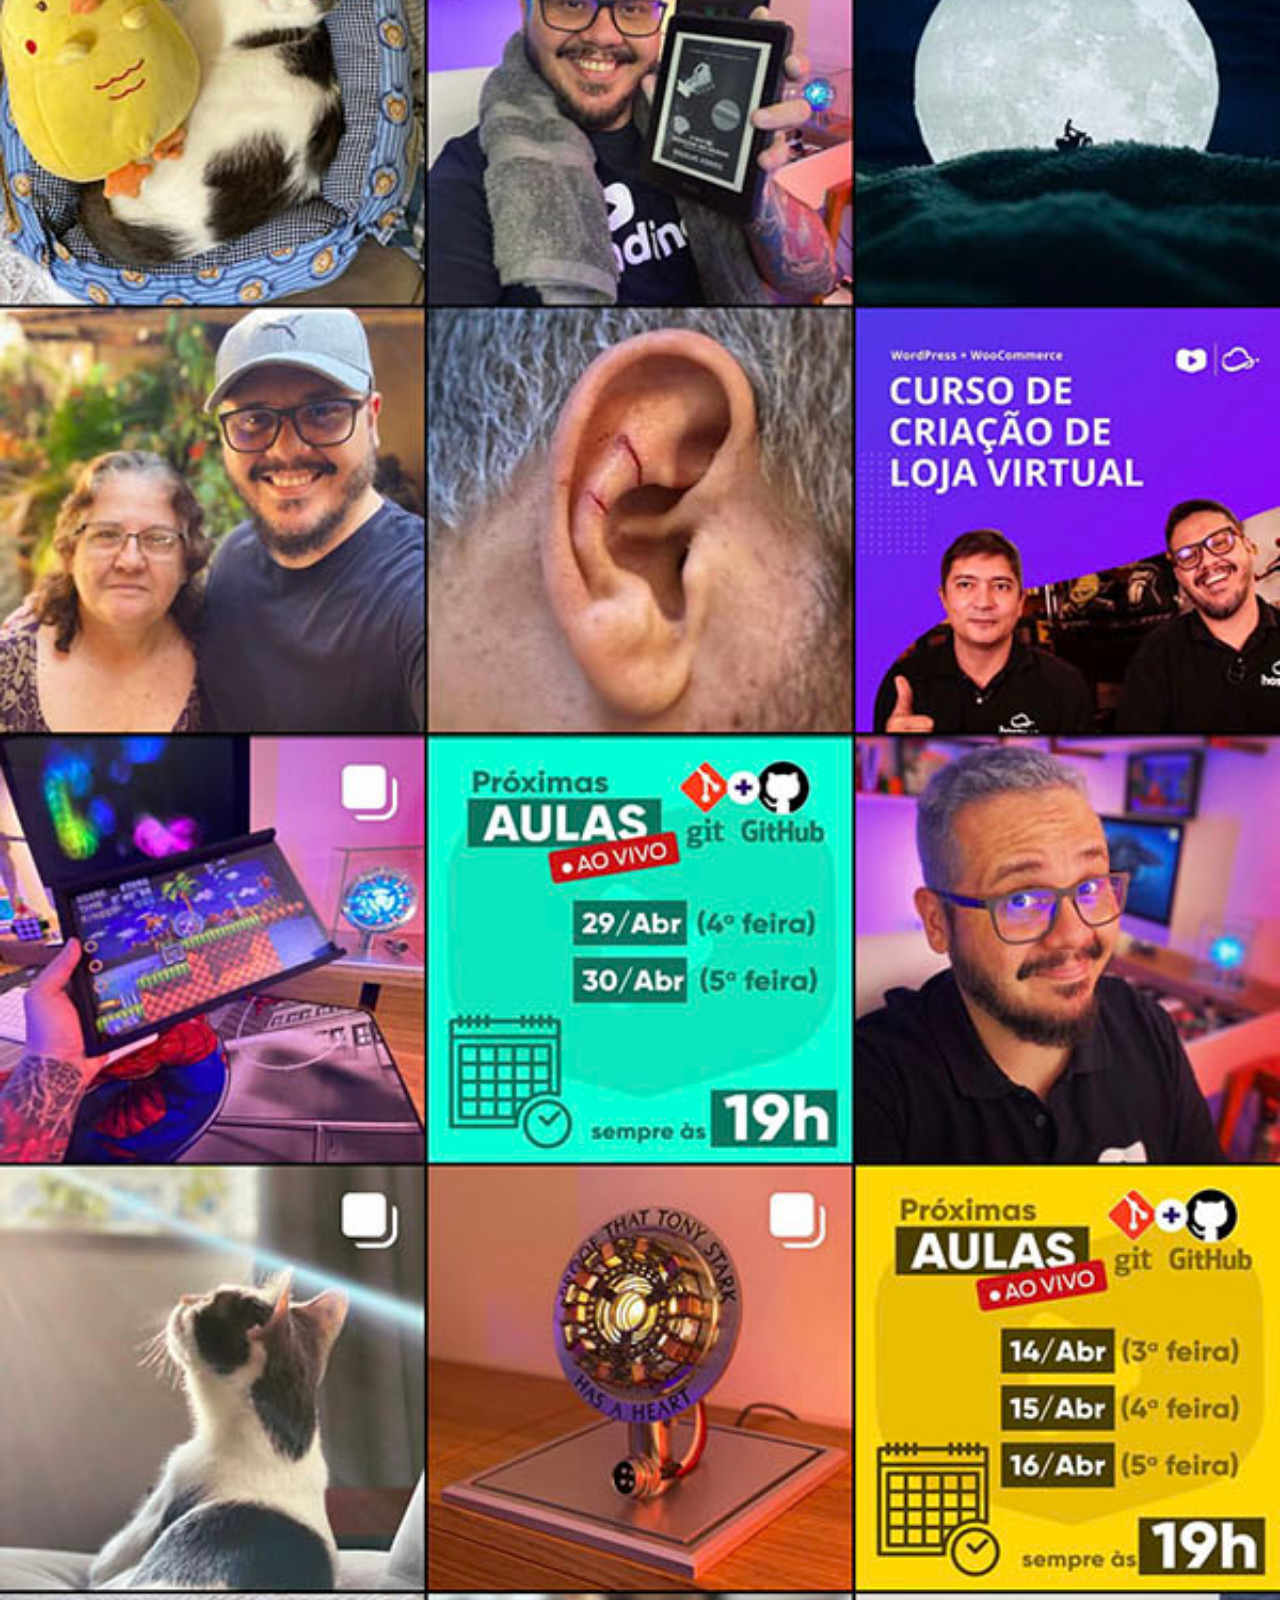
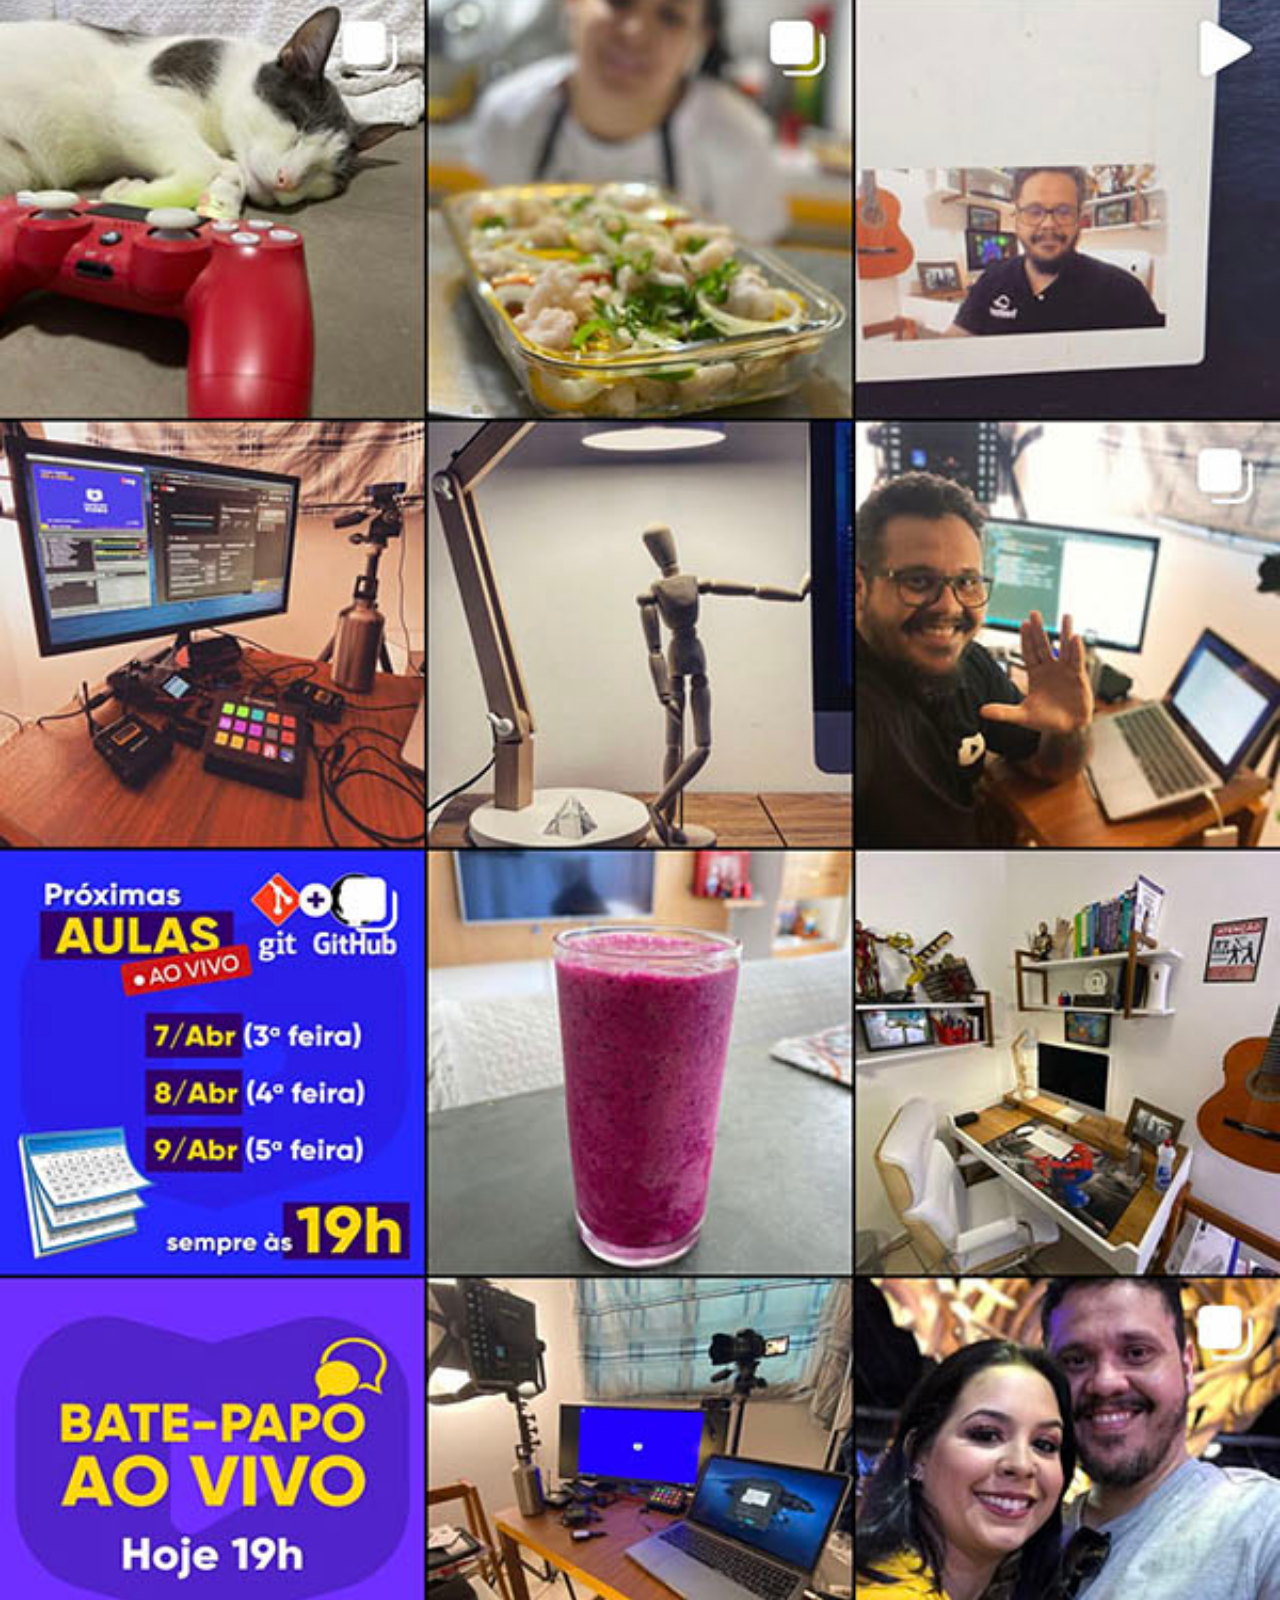
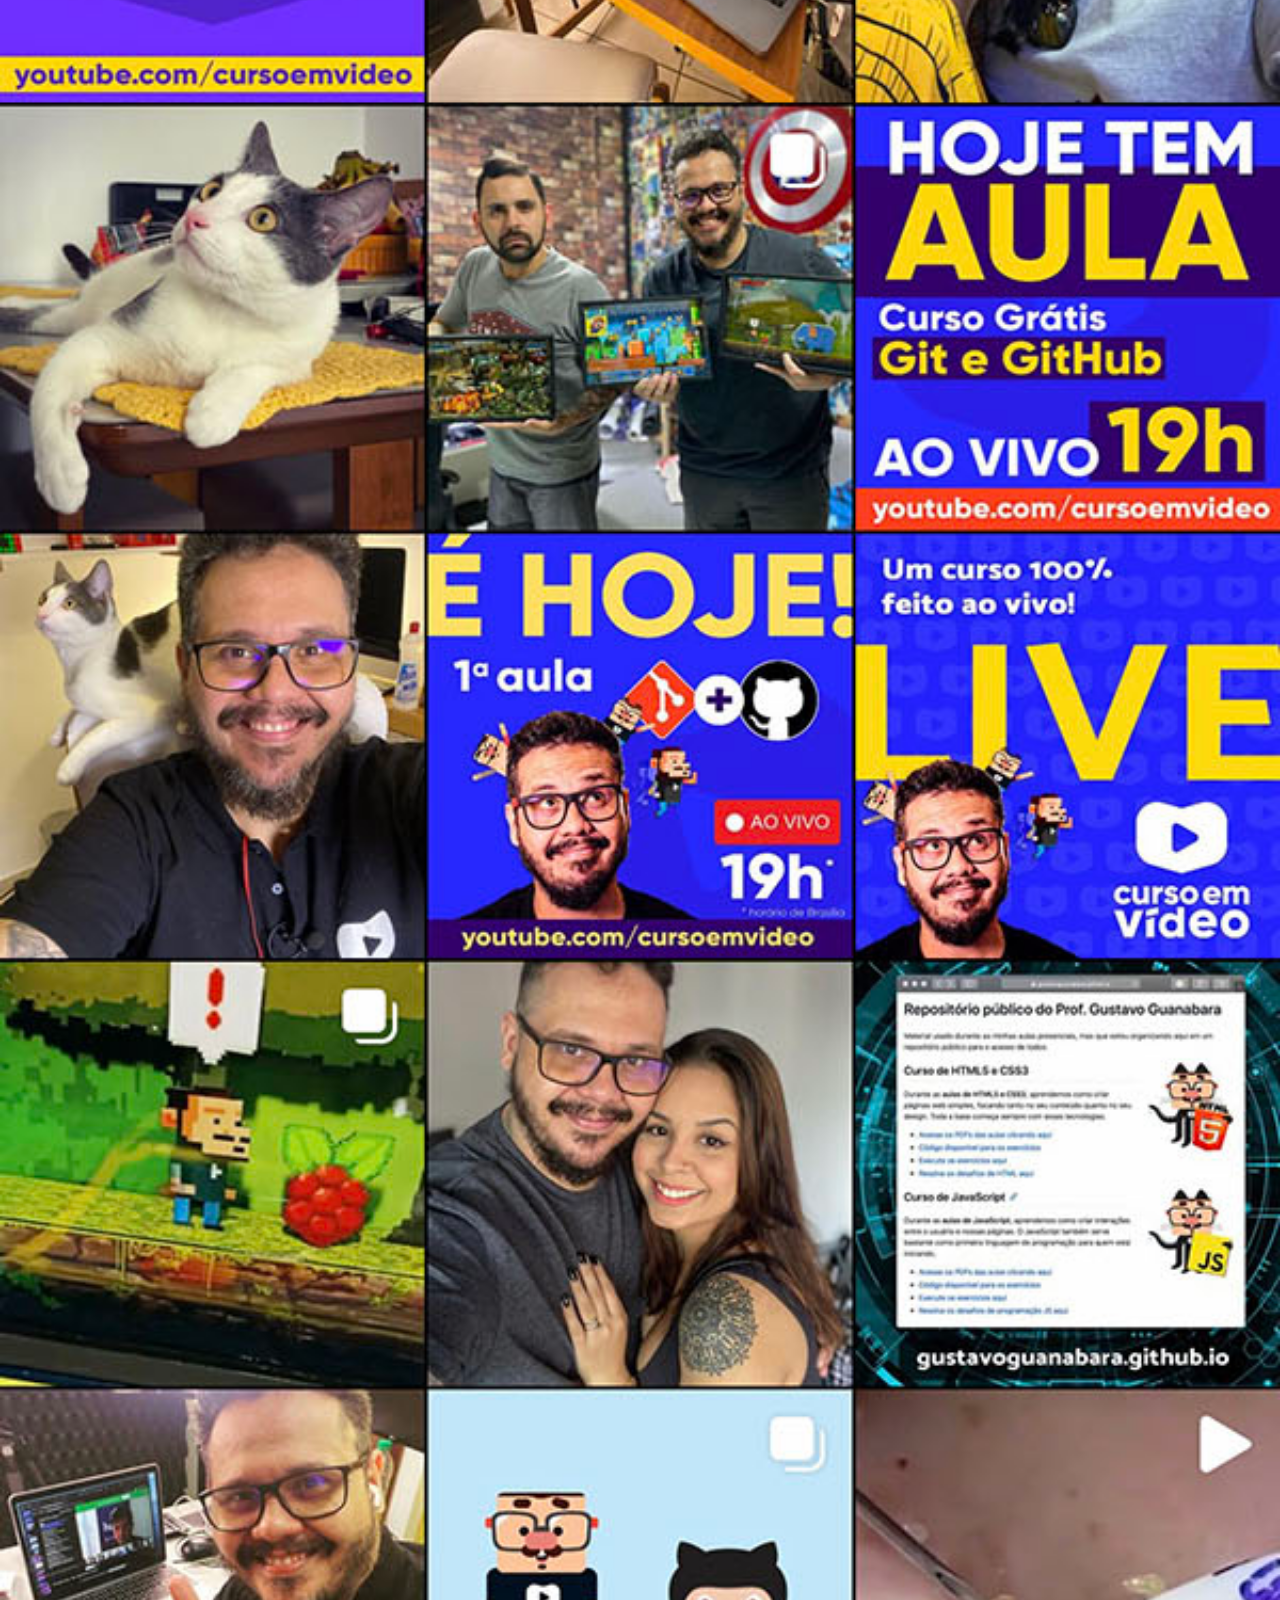
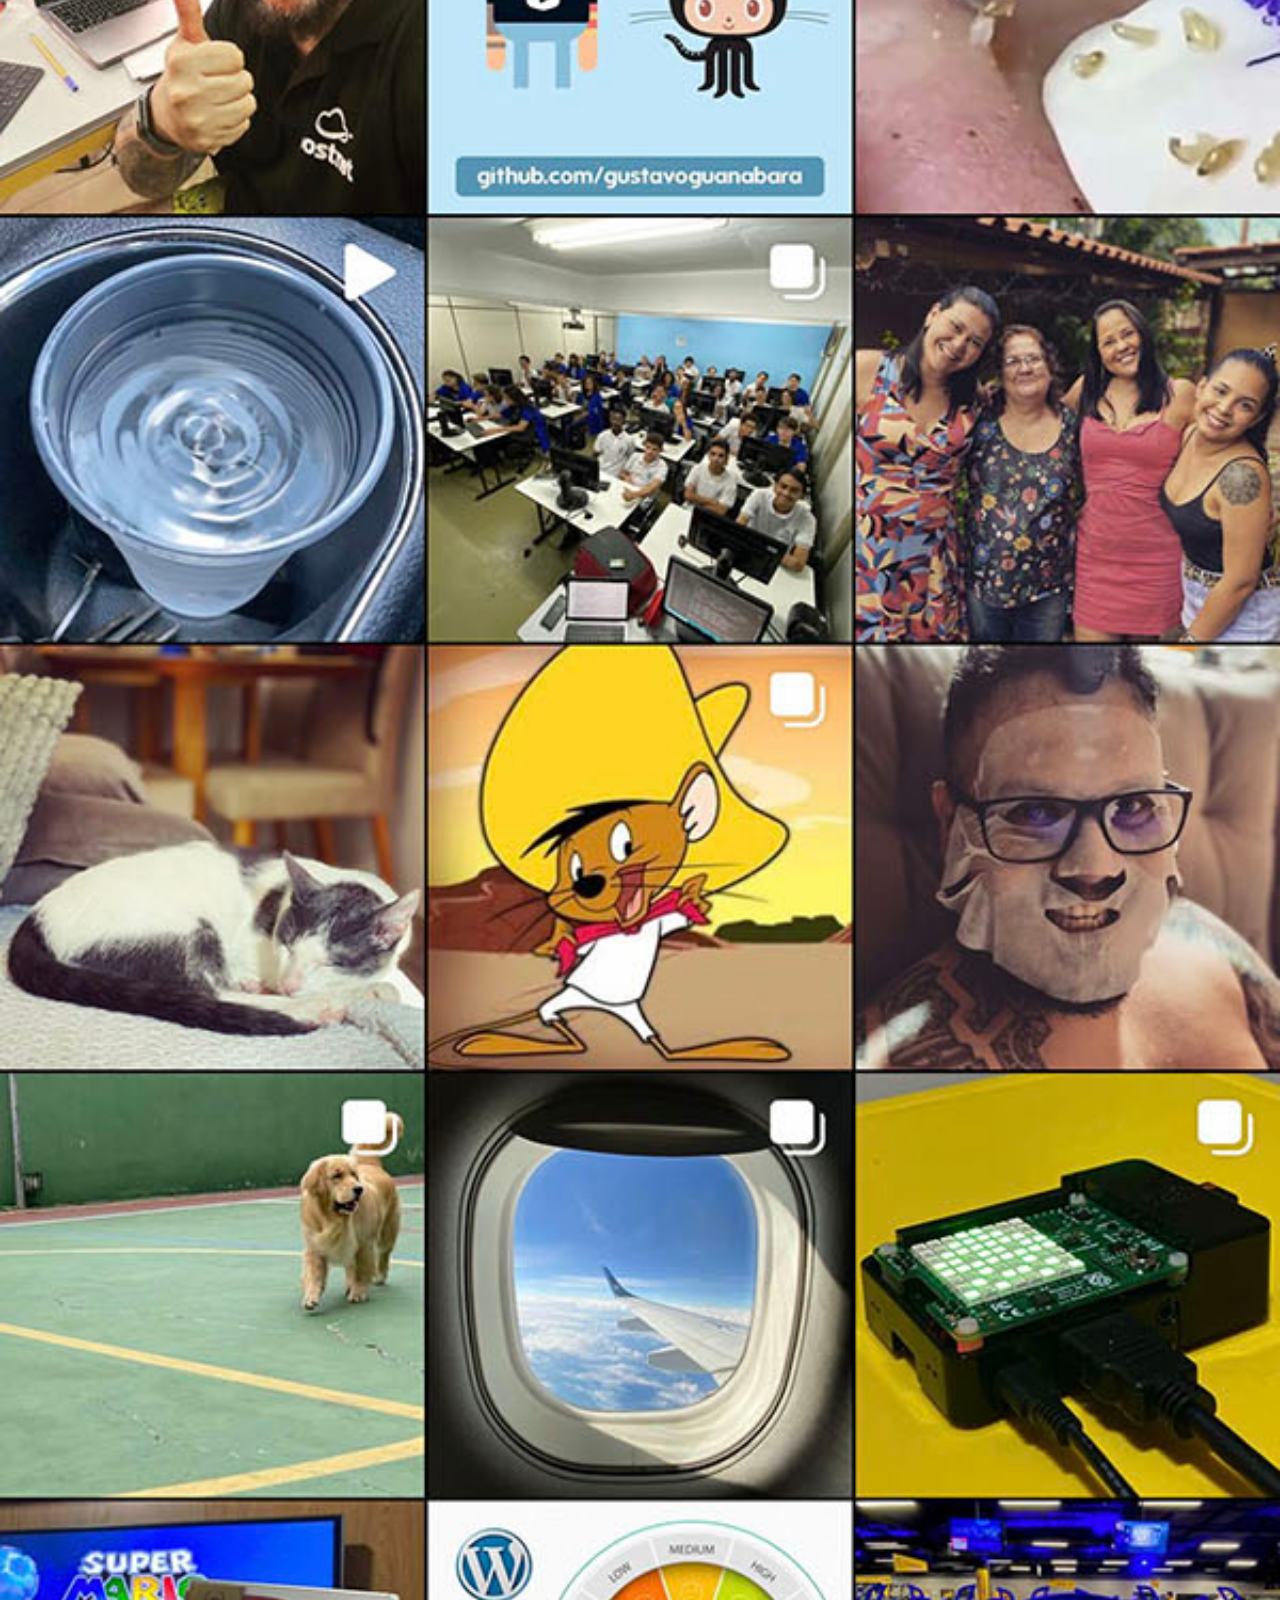
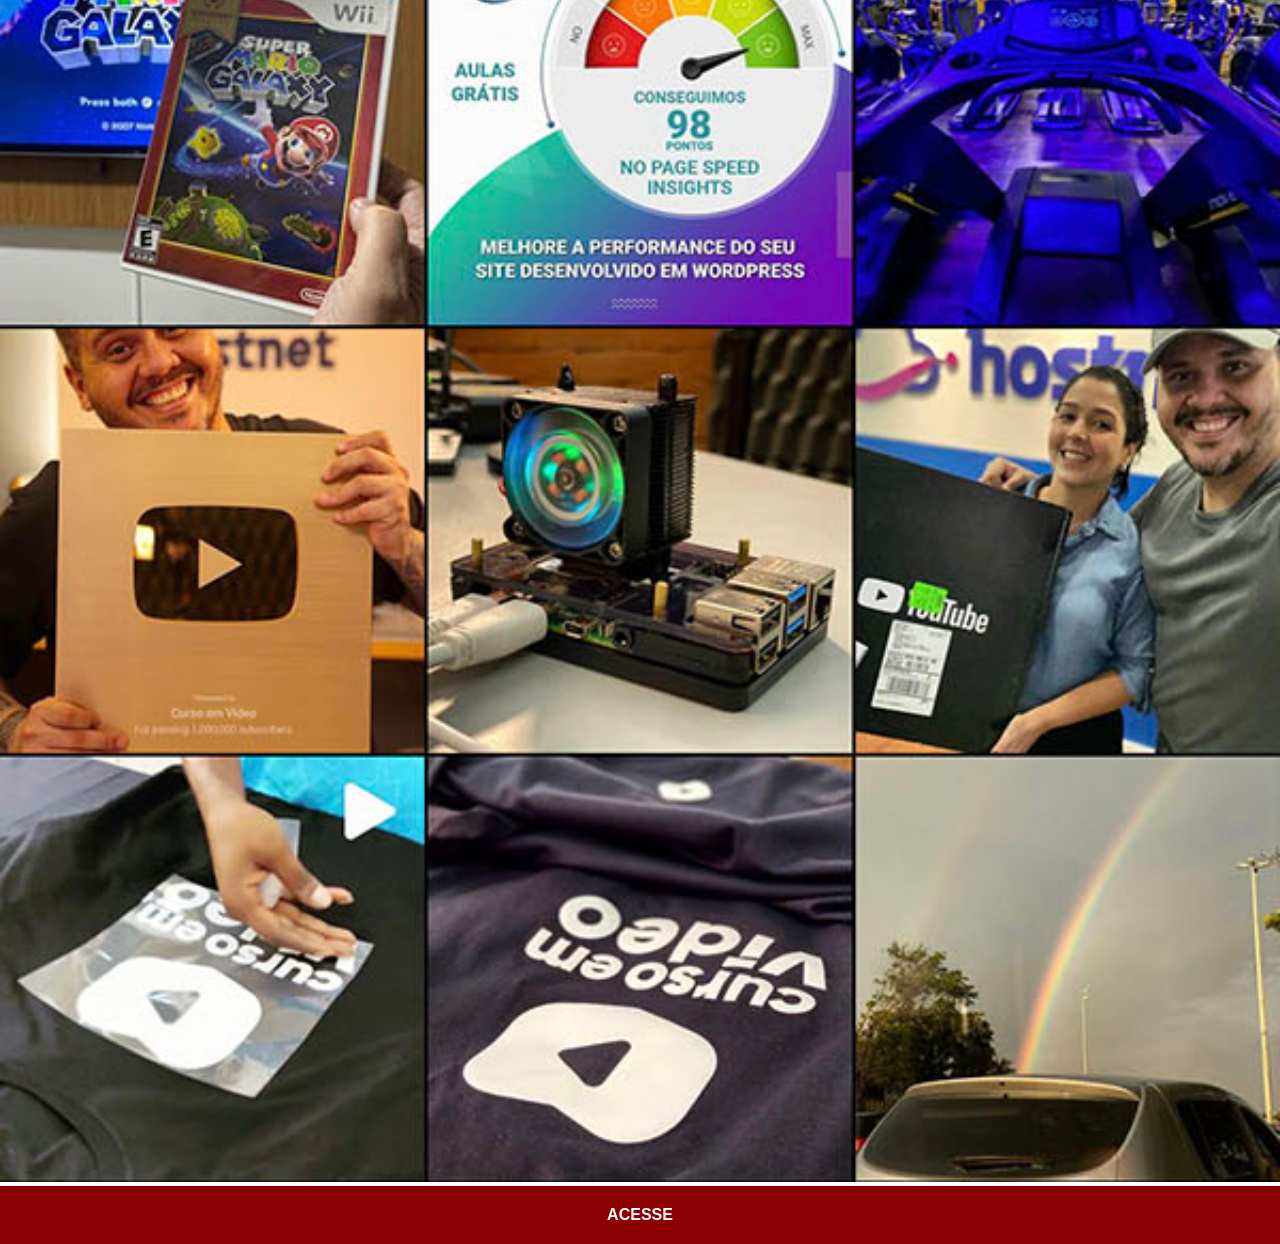
<file: instagram.html>
<!DOCTYPE html>
<html lang="pt-br">
<head>
    <meta charset="UTF-8">
    <meta name="viewport" content="width=device-width, initial-scale=1.0">
    <title>Instagram</title>
    <link rel="stylesheet" href="estilos/social.css">
</head>
<body>
    <img src="imagens/tela-instagram.jpg" alt="Instagram">
    <a href="https://www.instagram.com/cursoemvideo/" target="_blank">ACESSE</a>
</body>
</html>
</file>
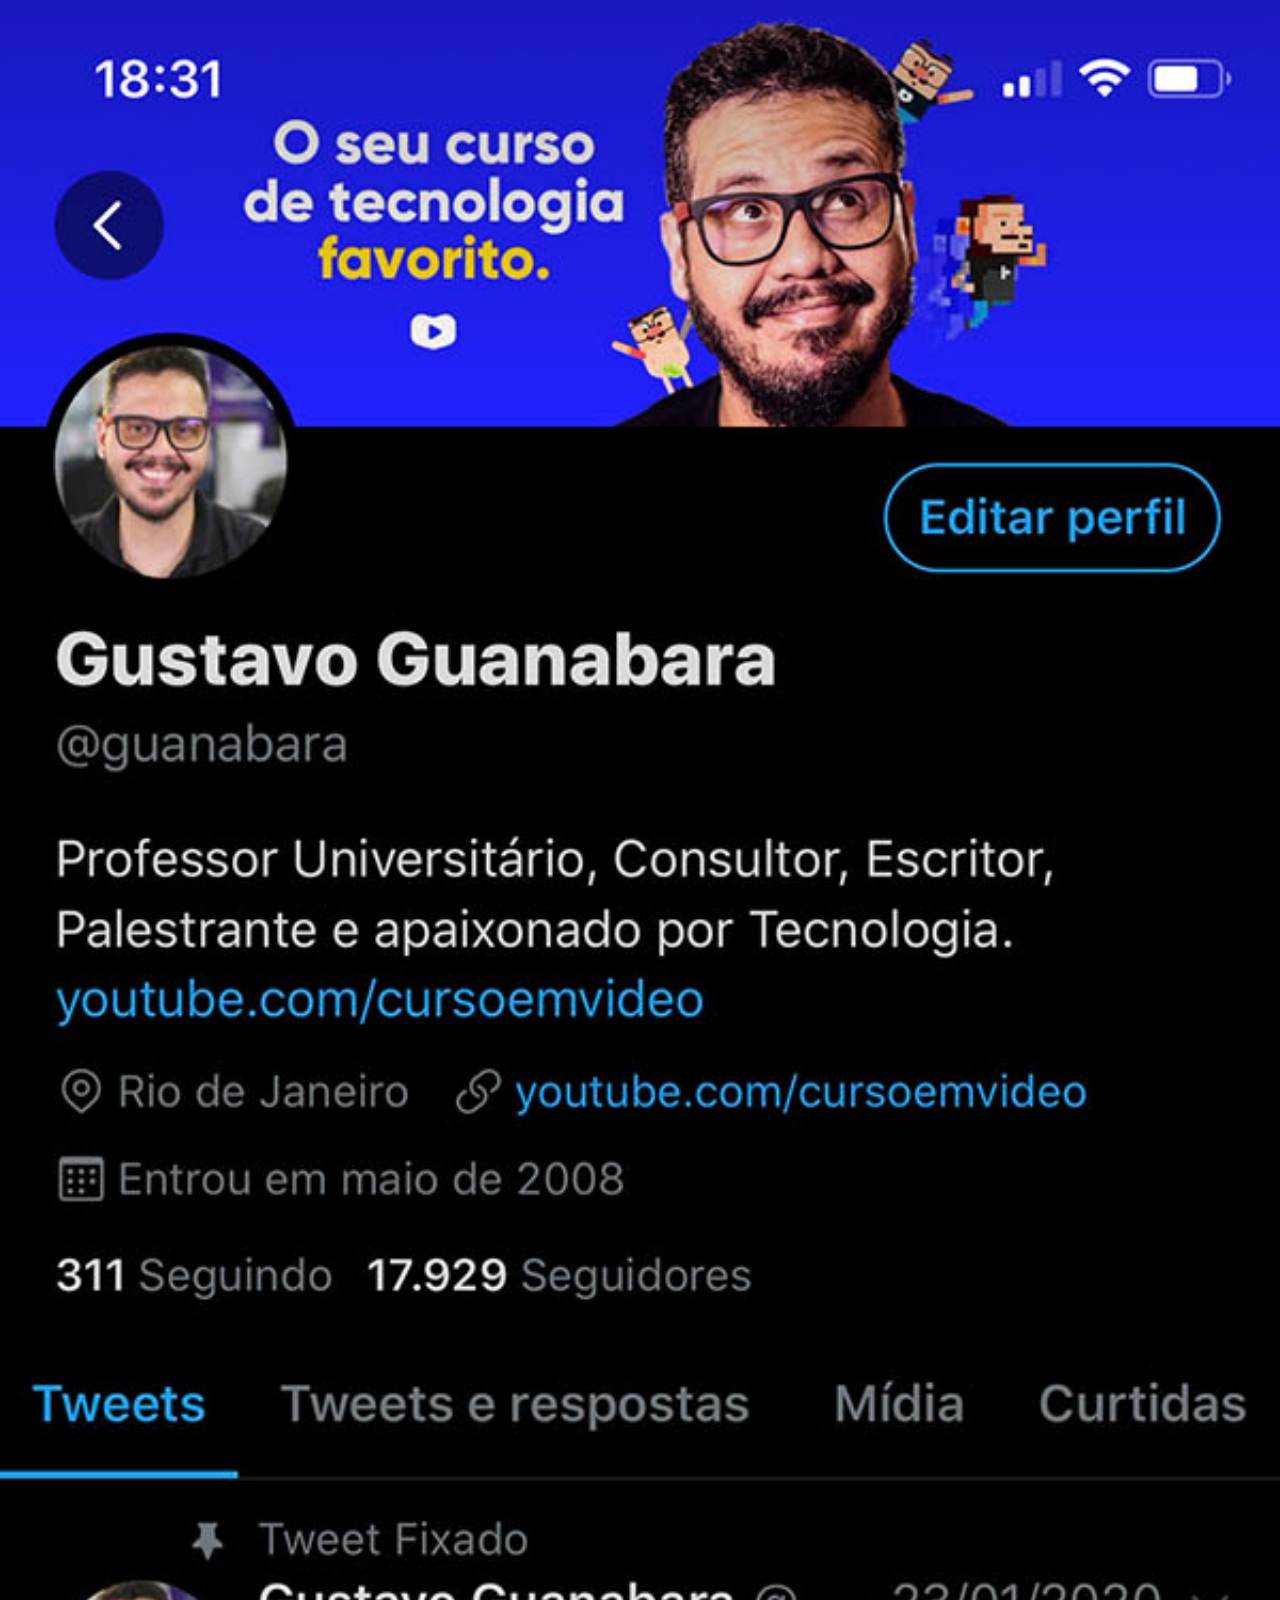
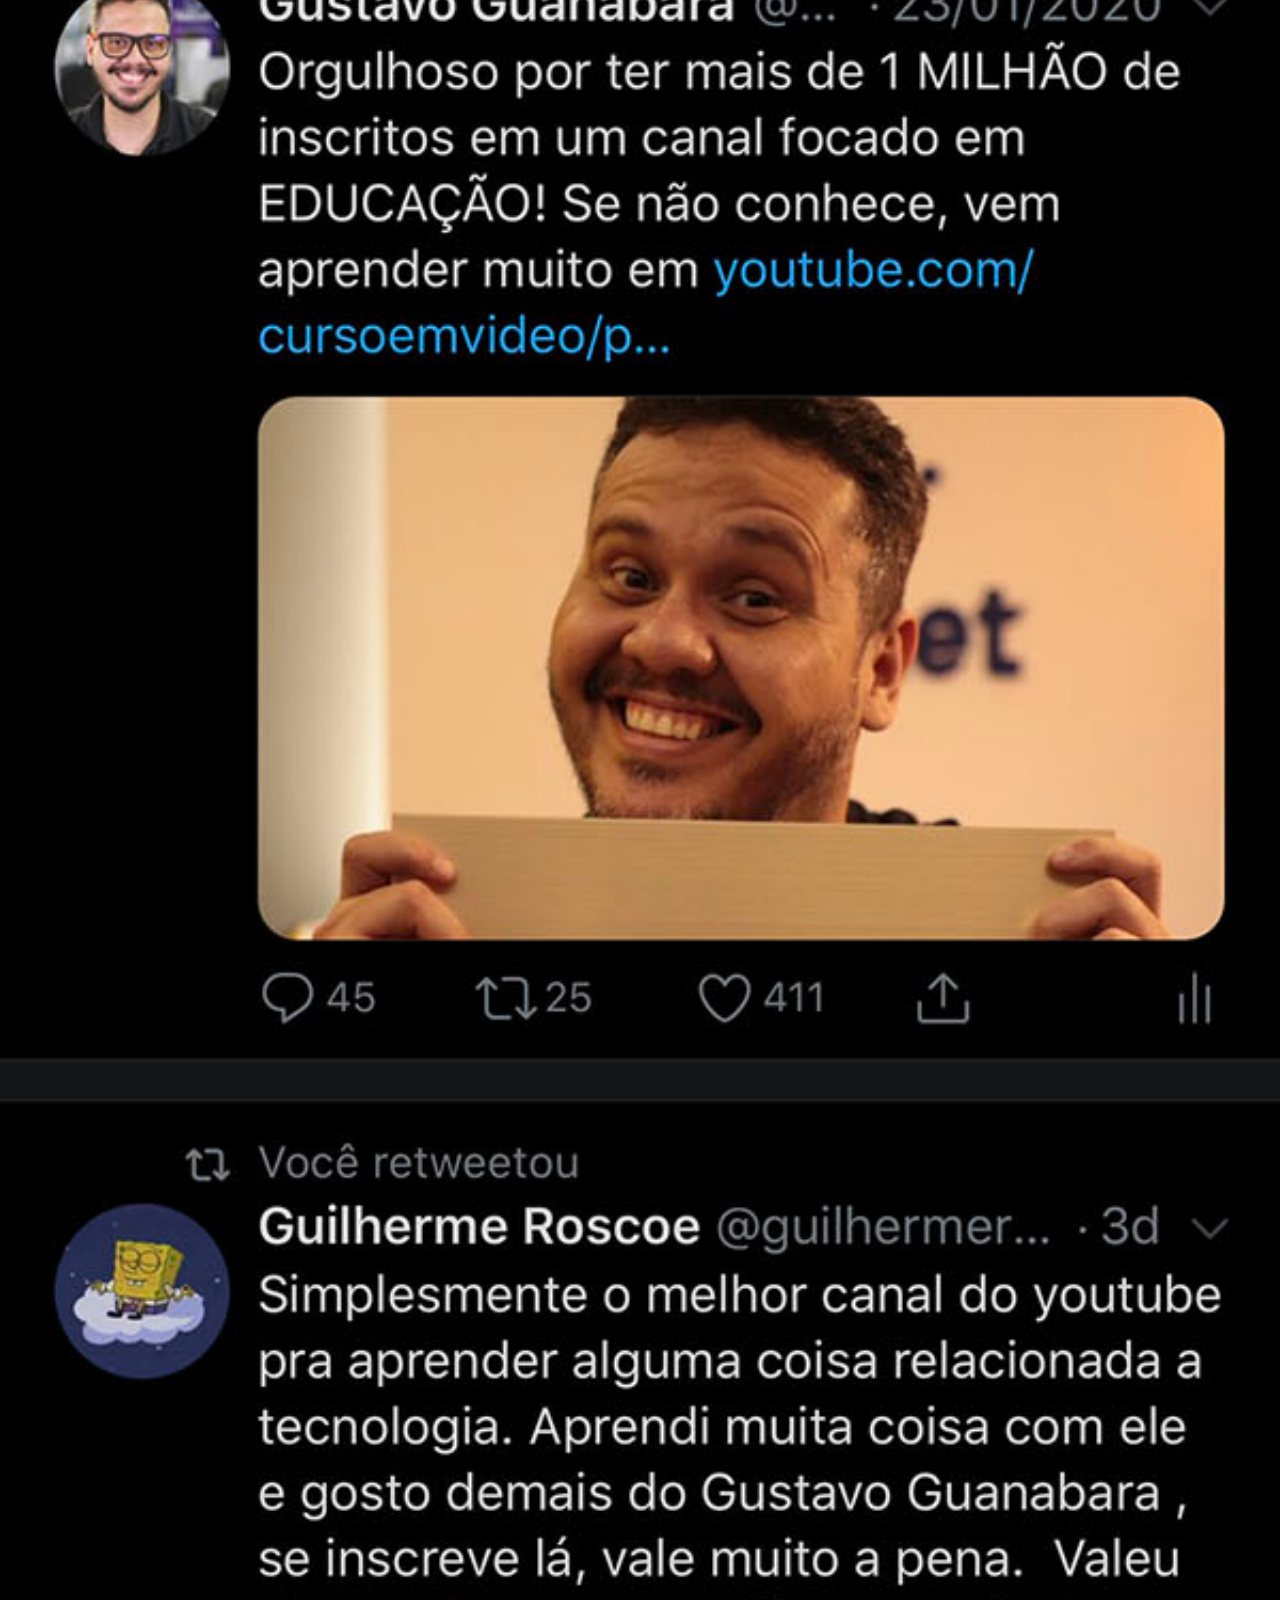
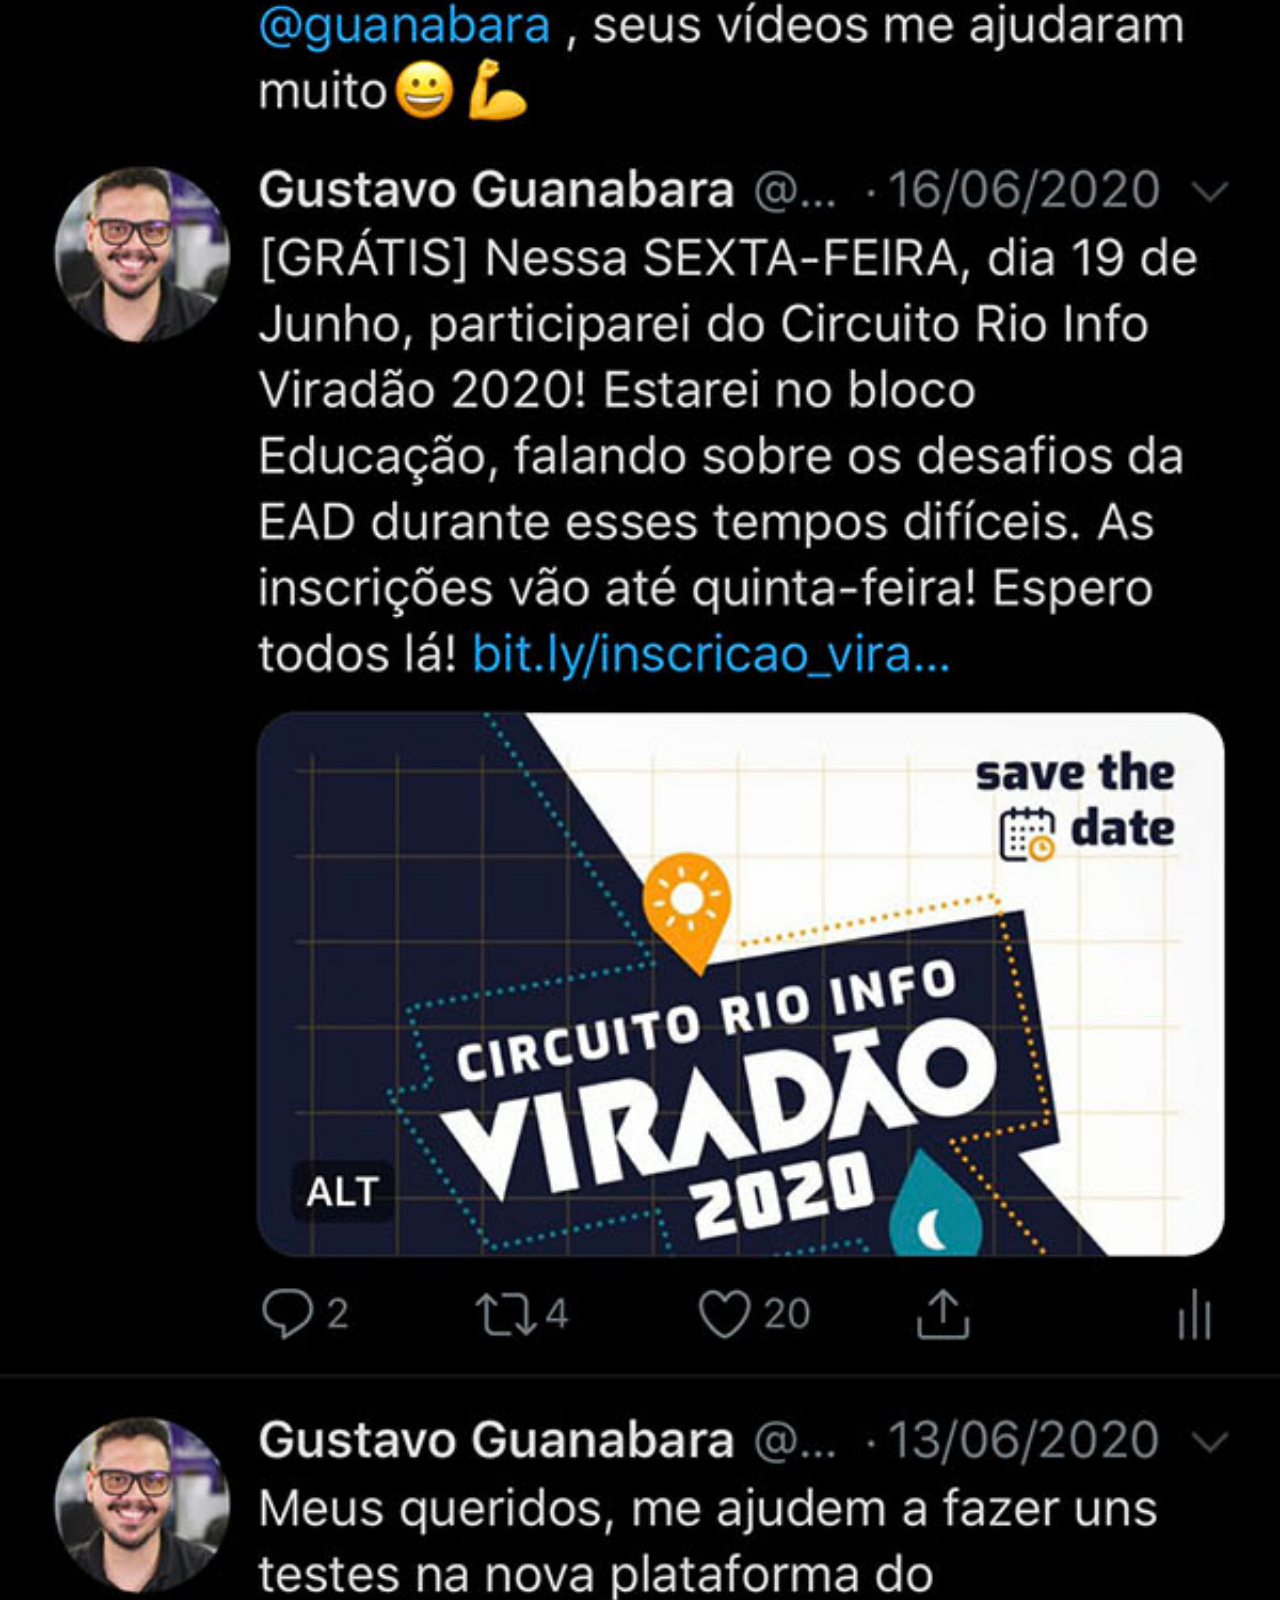
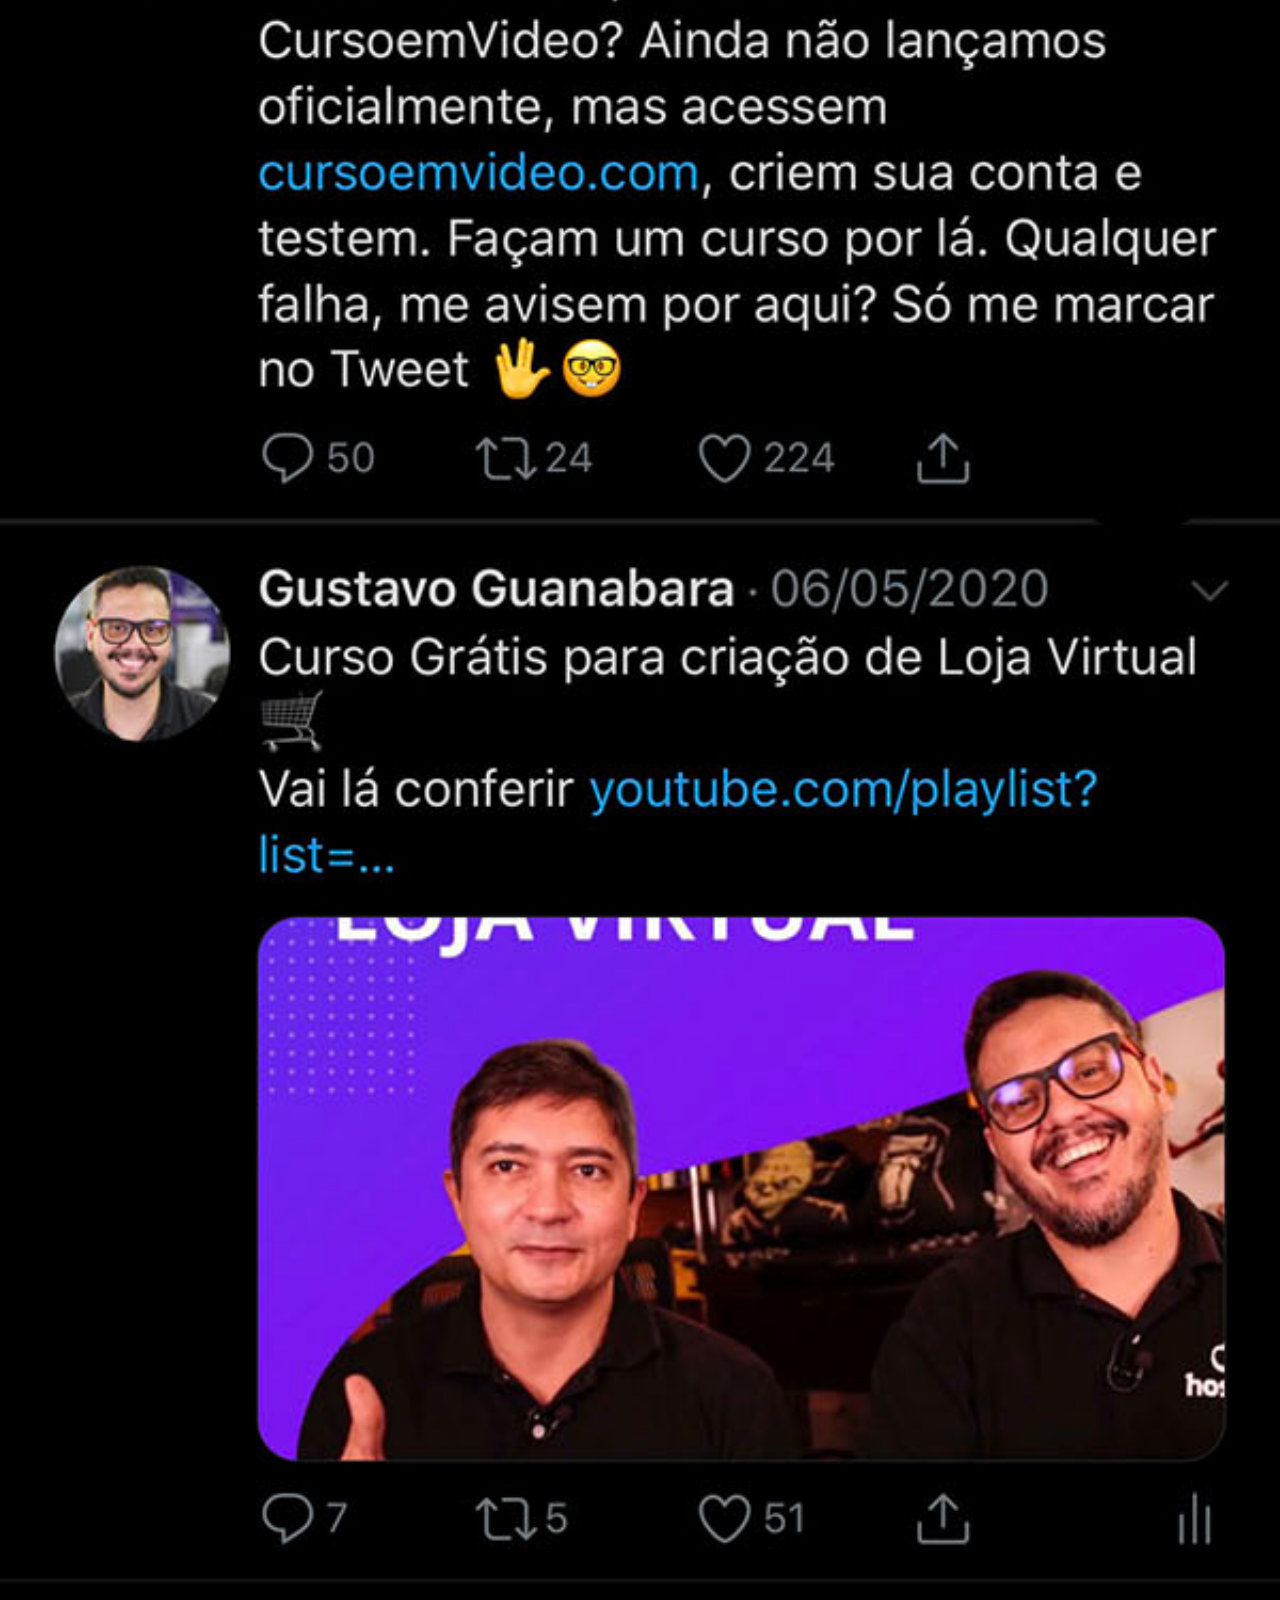
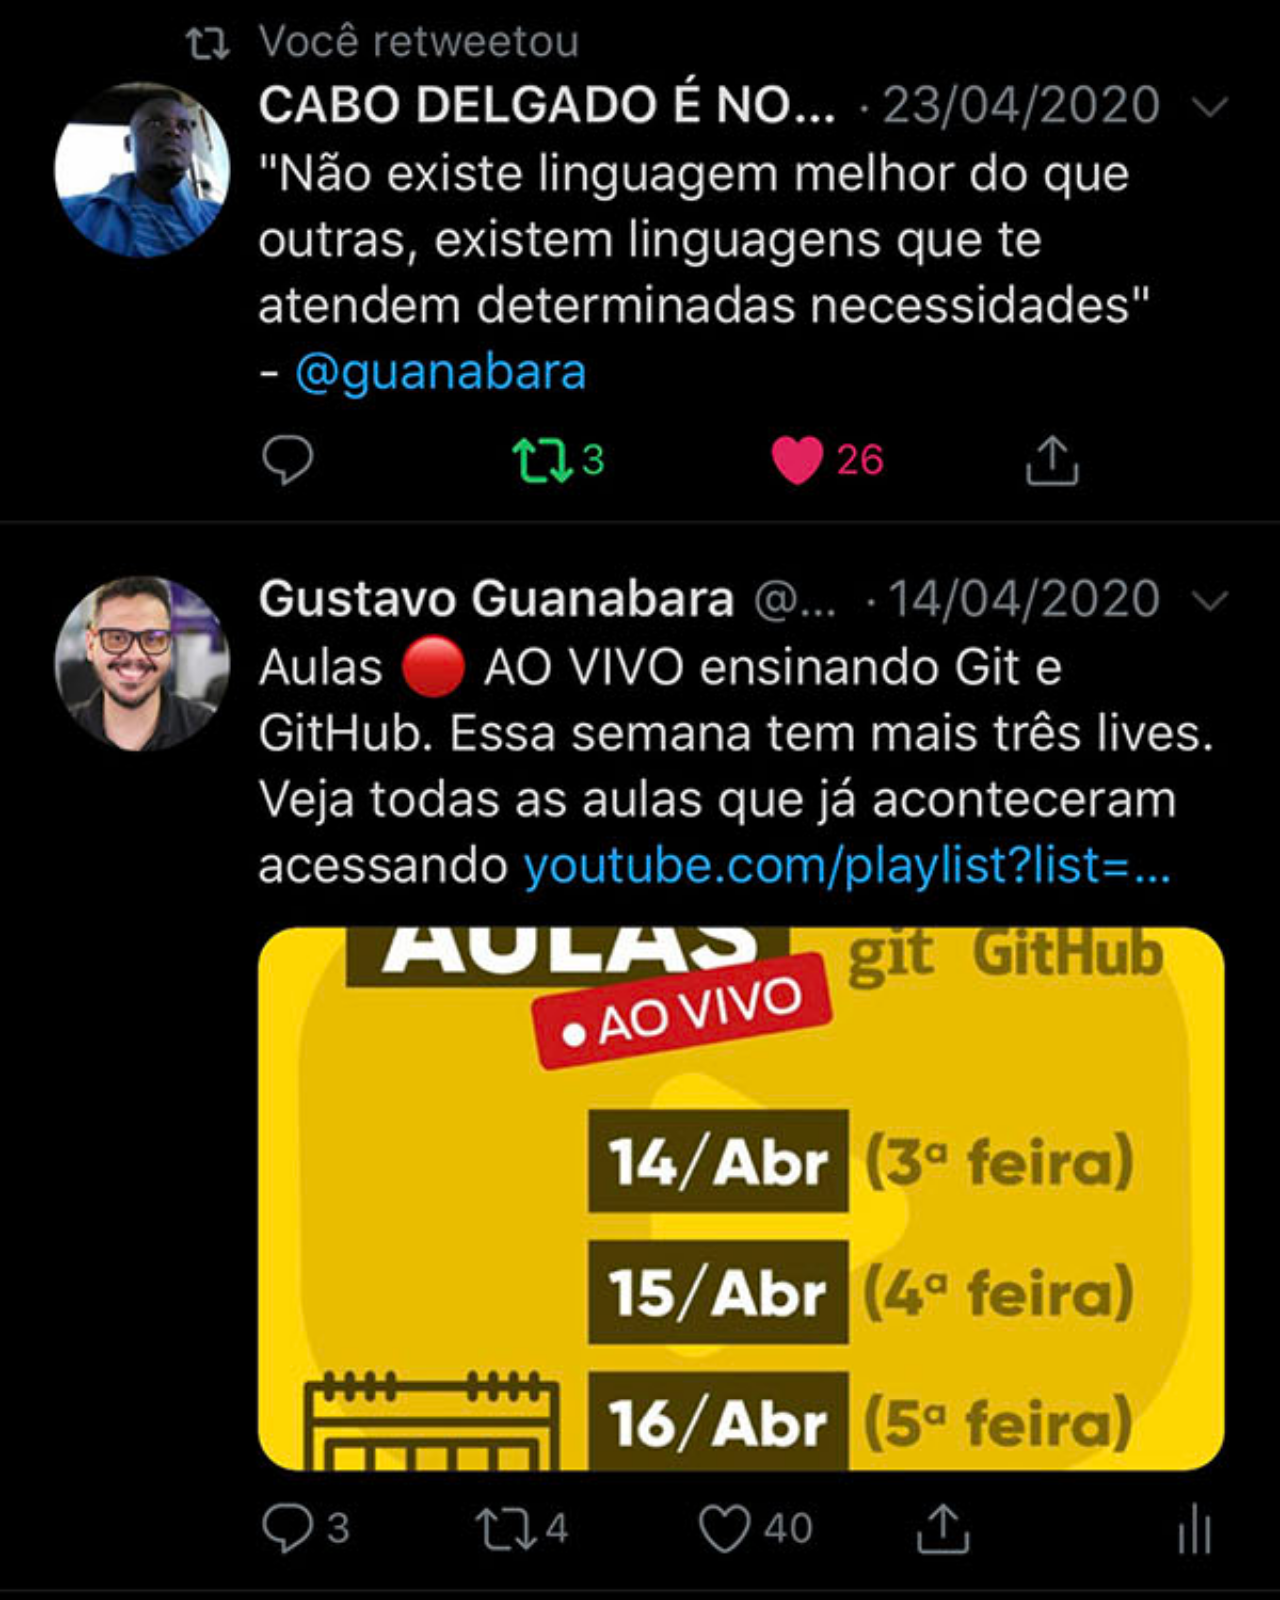
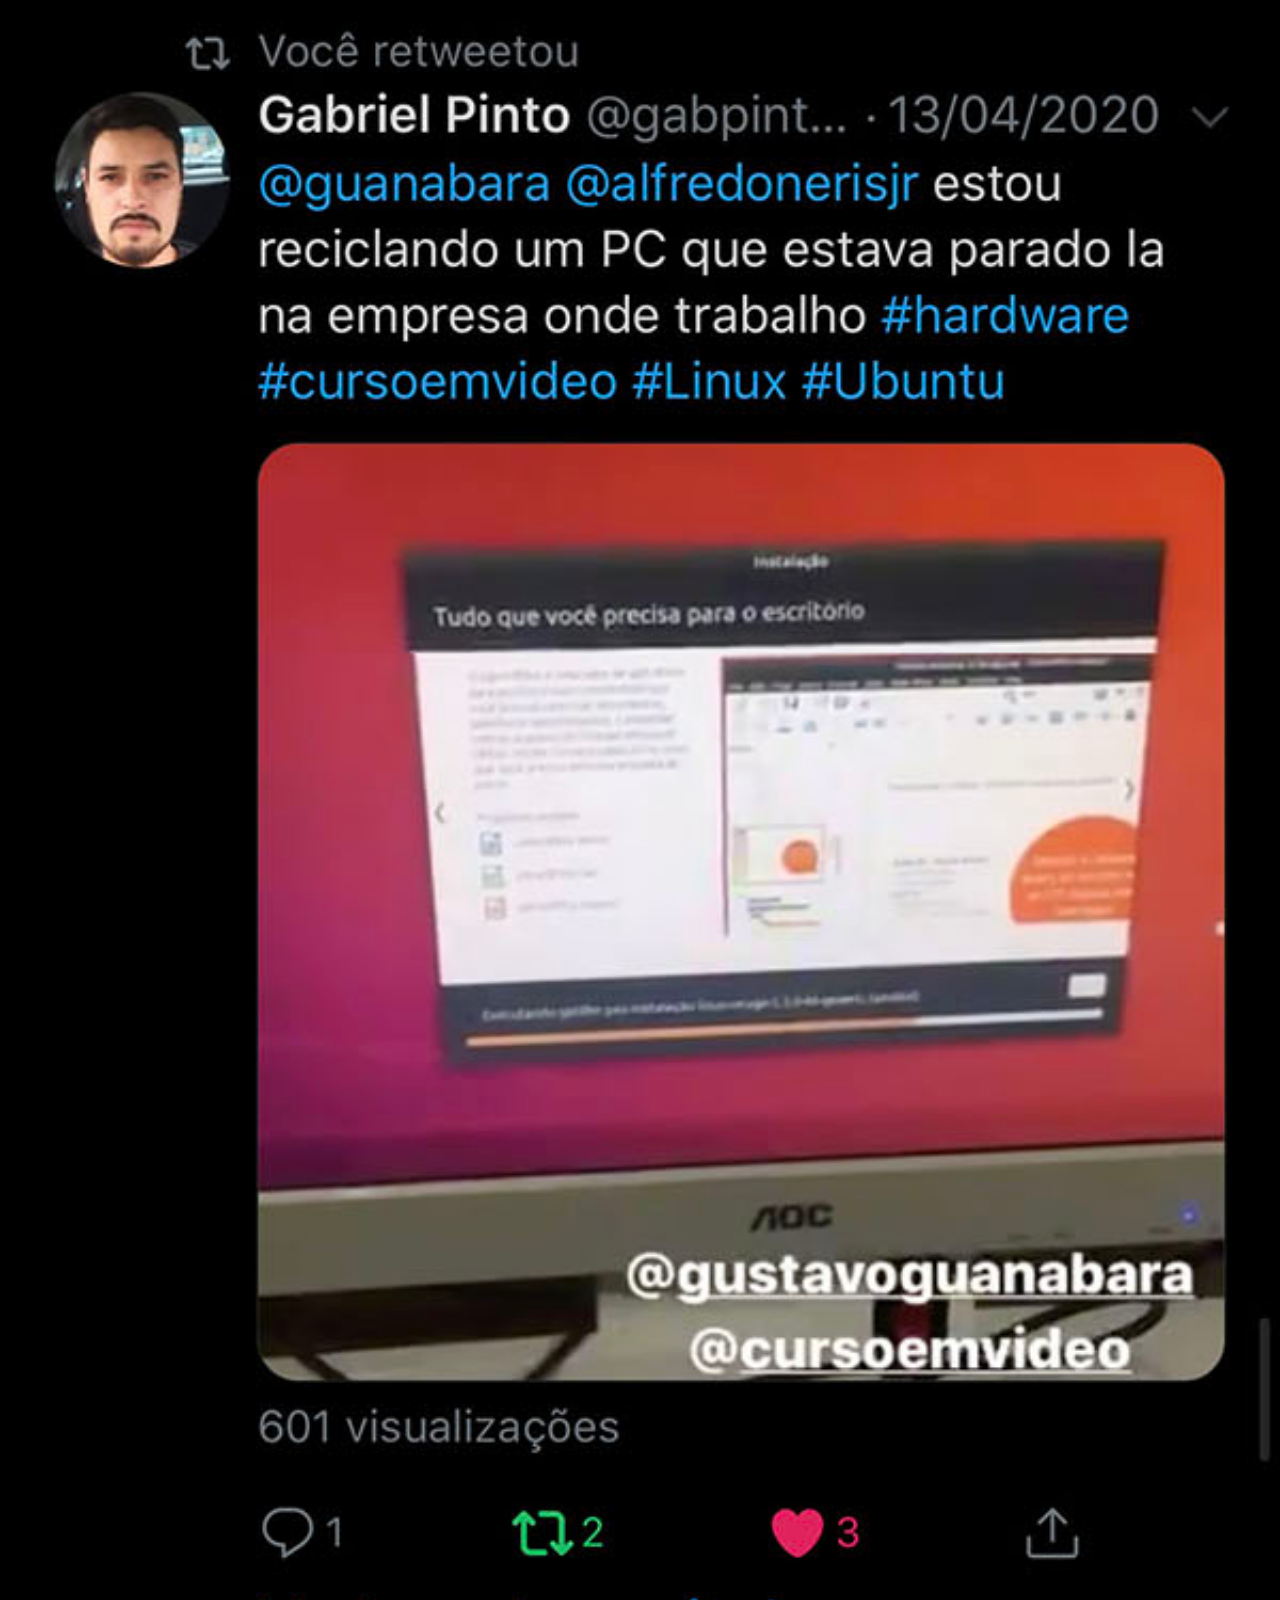
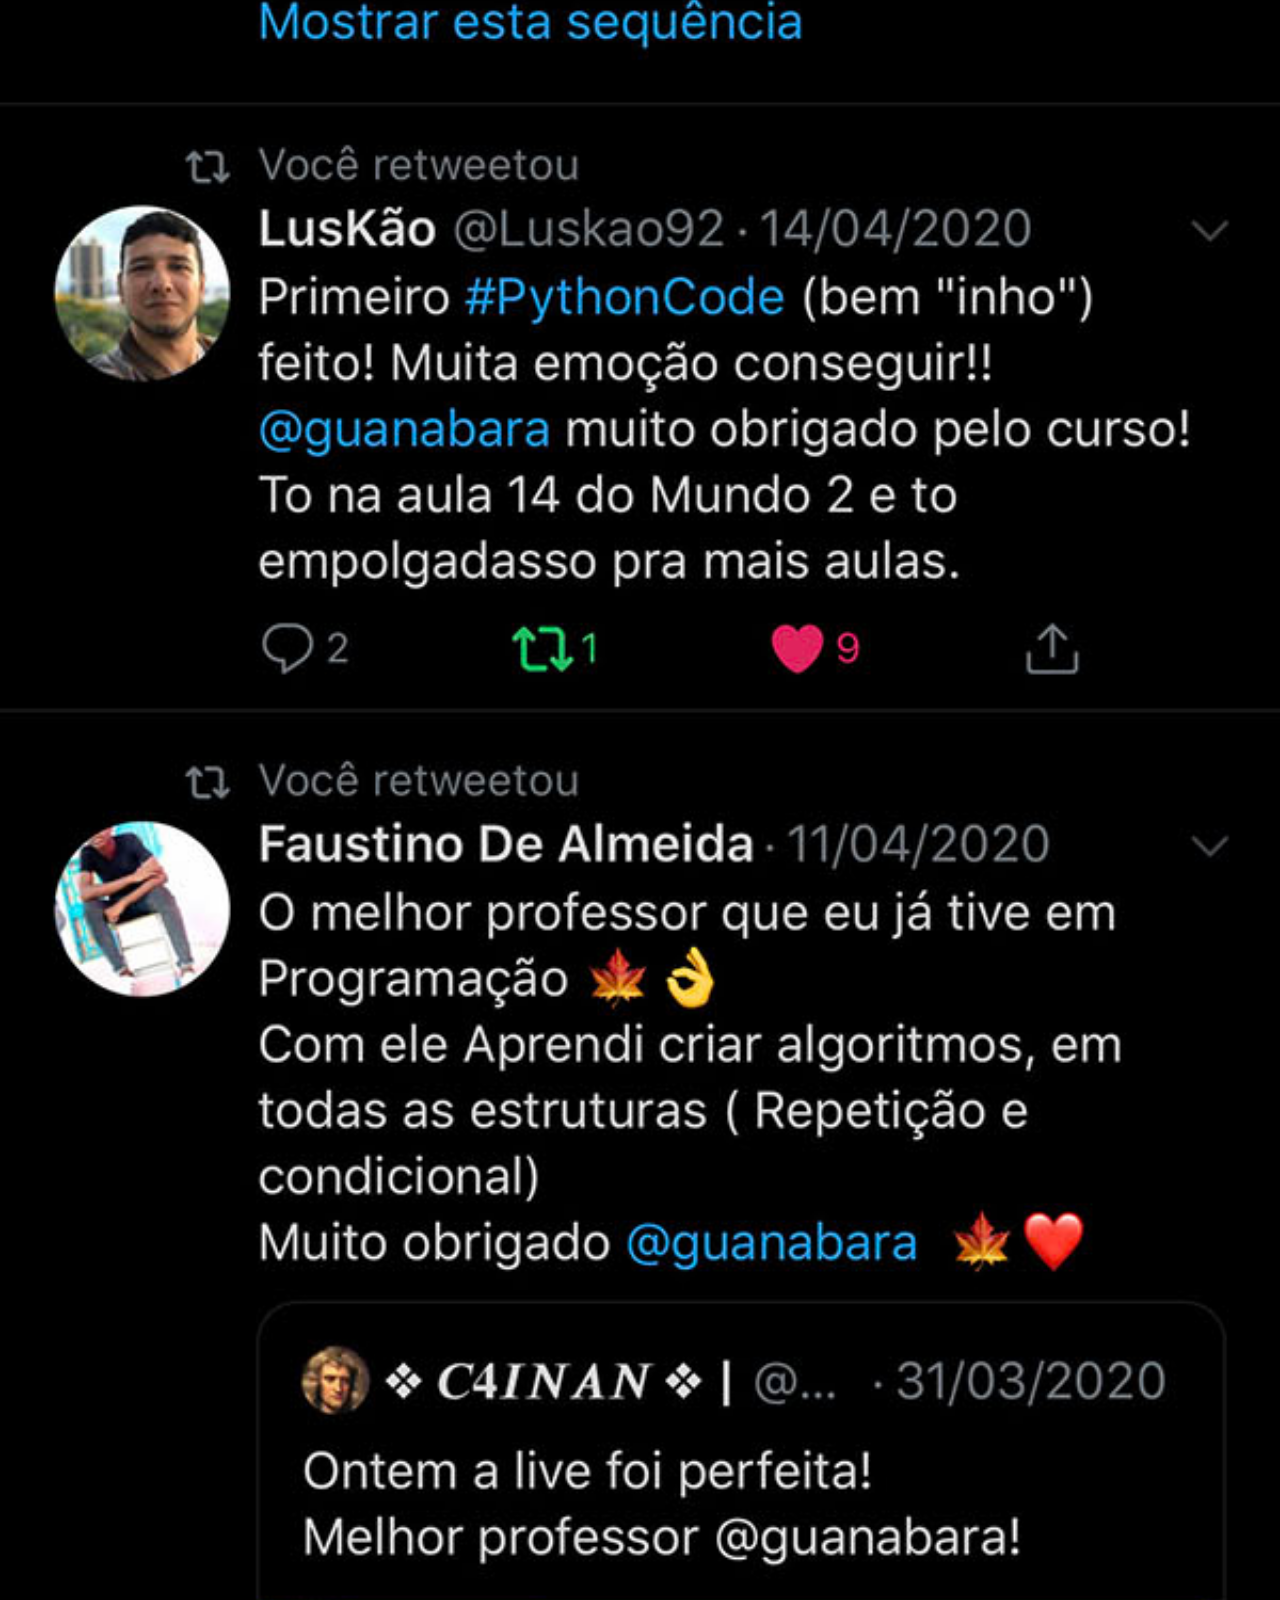
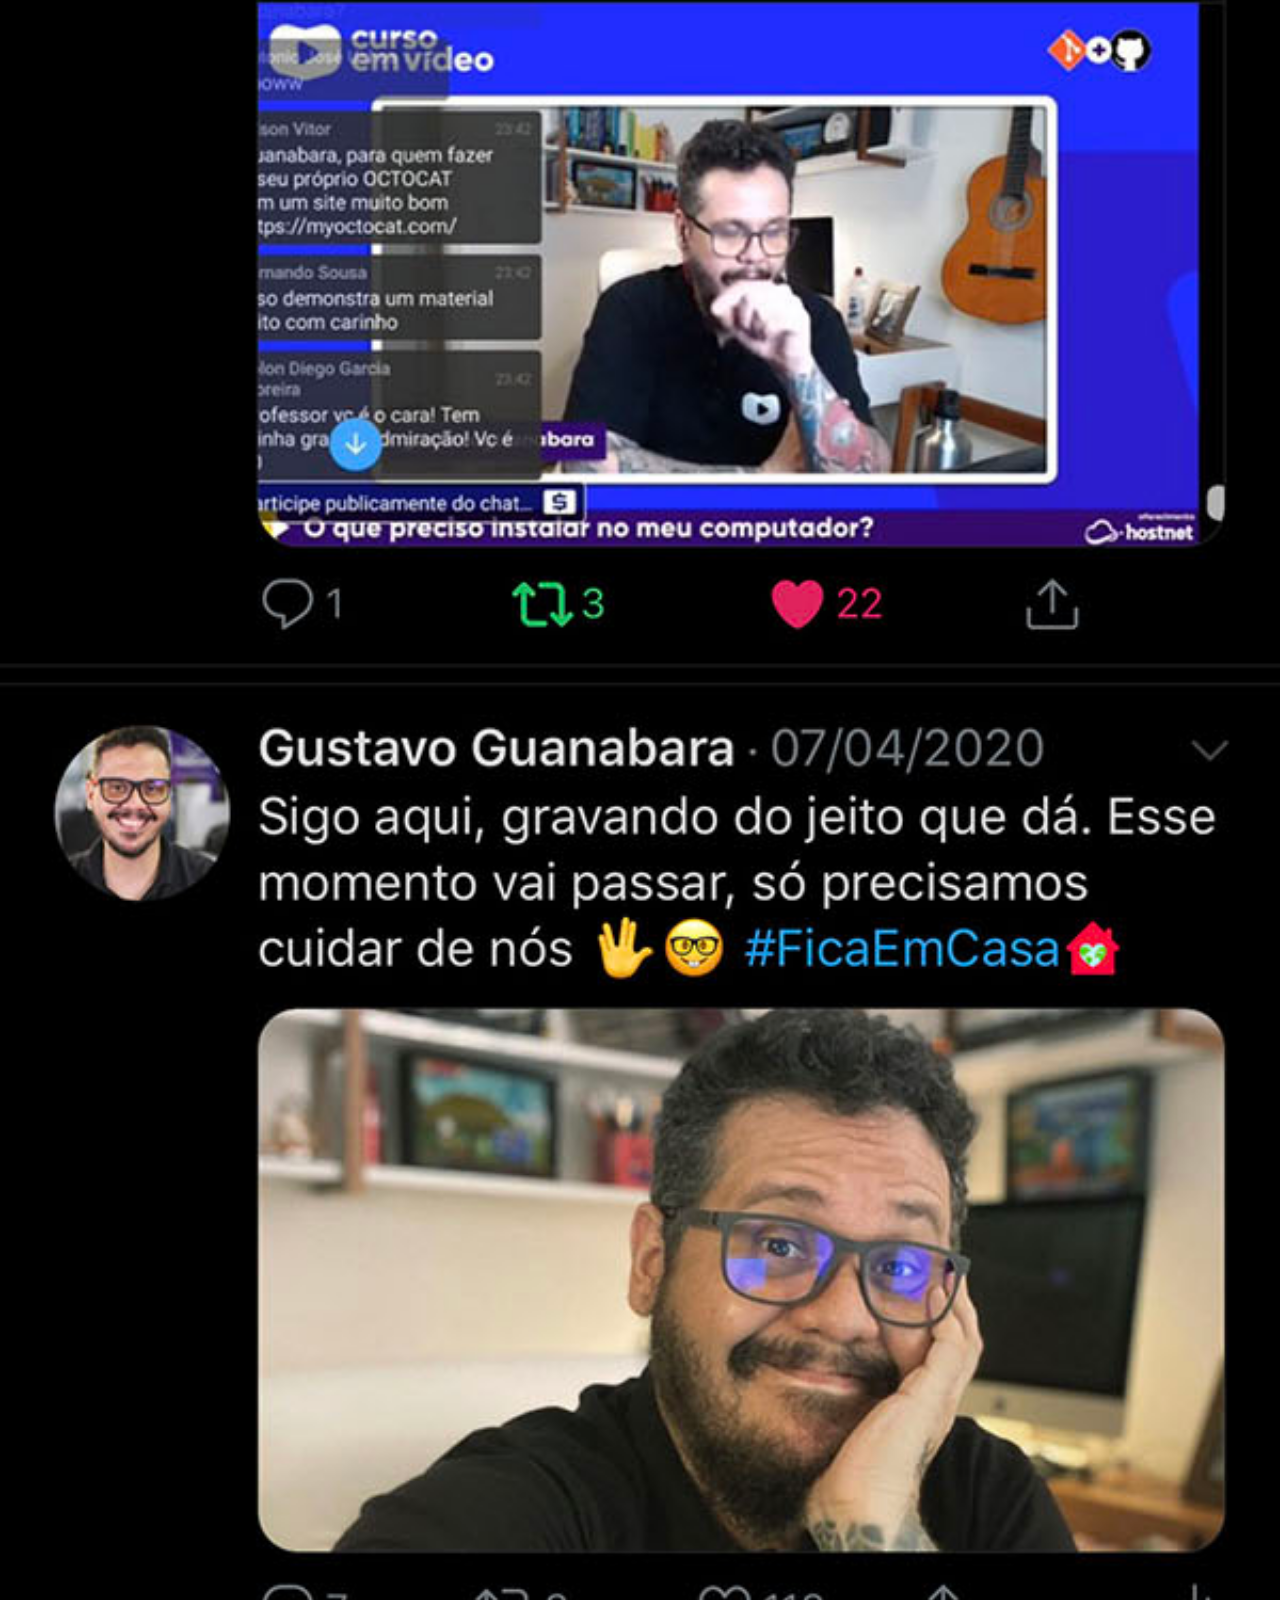
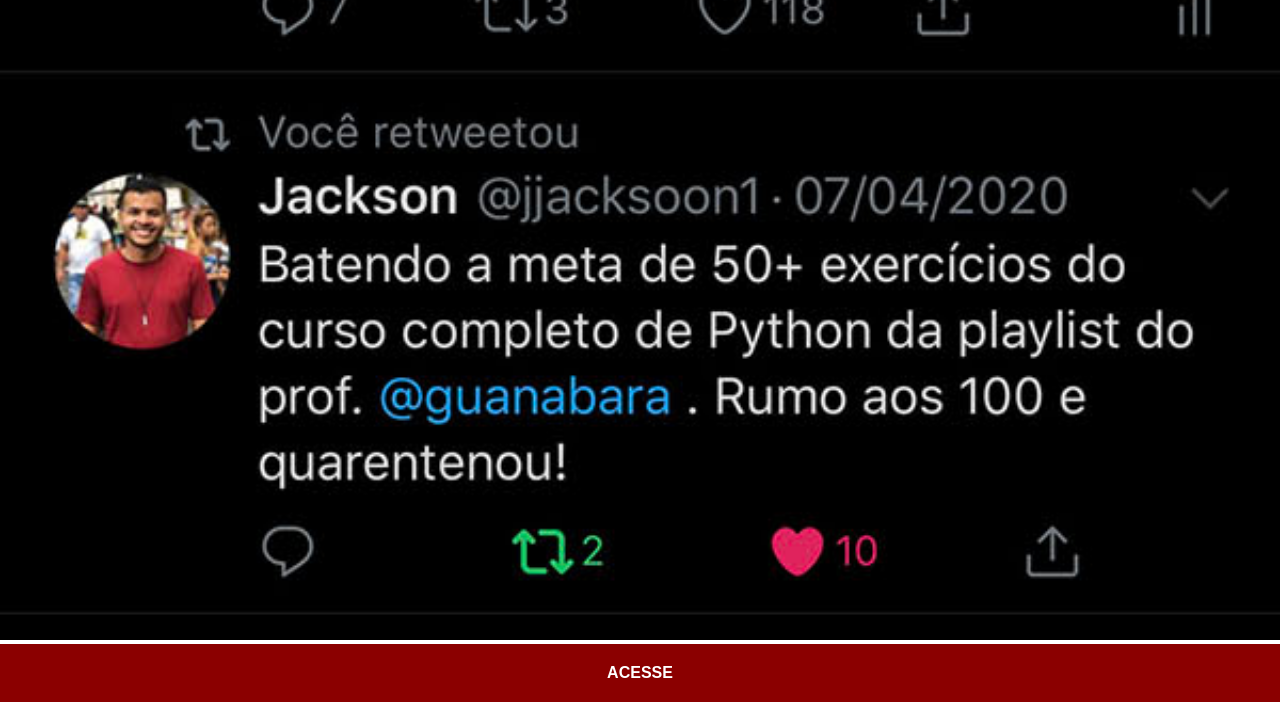
<file: twitter.html>
<!DOCTYPE html>
<html lang="pt-br">
<head>
    <meta charset="UTF-8">
    <meta name="viewport" content="width=device-width, initial-scale=1.0">
    <title>Twitter</title>
    <link rel="stylesheet" href="estilos/social.css">
</head>
<body>
    <img src="imagens/tela-twitter.jpg" alt="Twitter">
    <a href="https://x.com/guanabara" target="_blank">ACESSE</a>
</body>
</html>
</file>
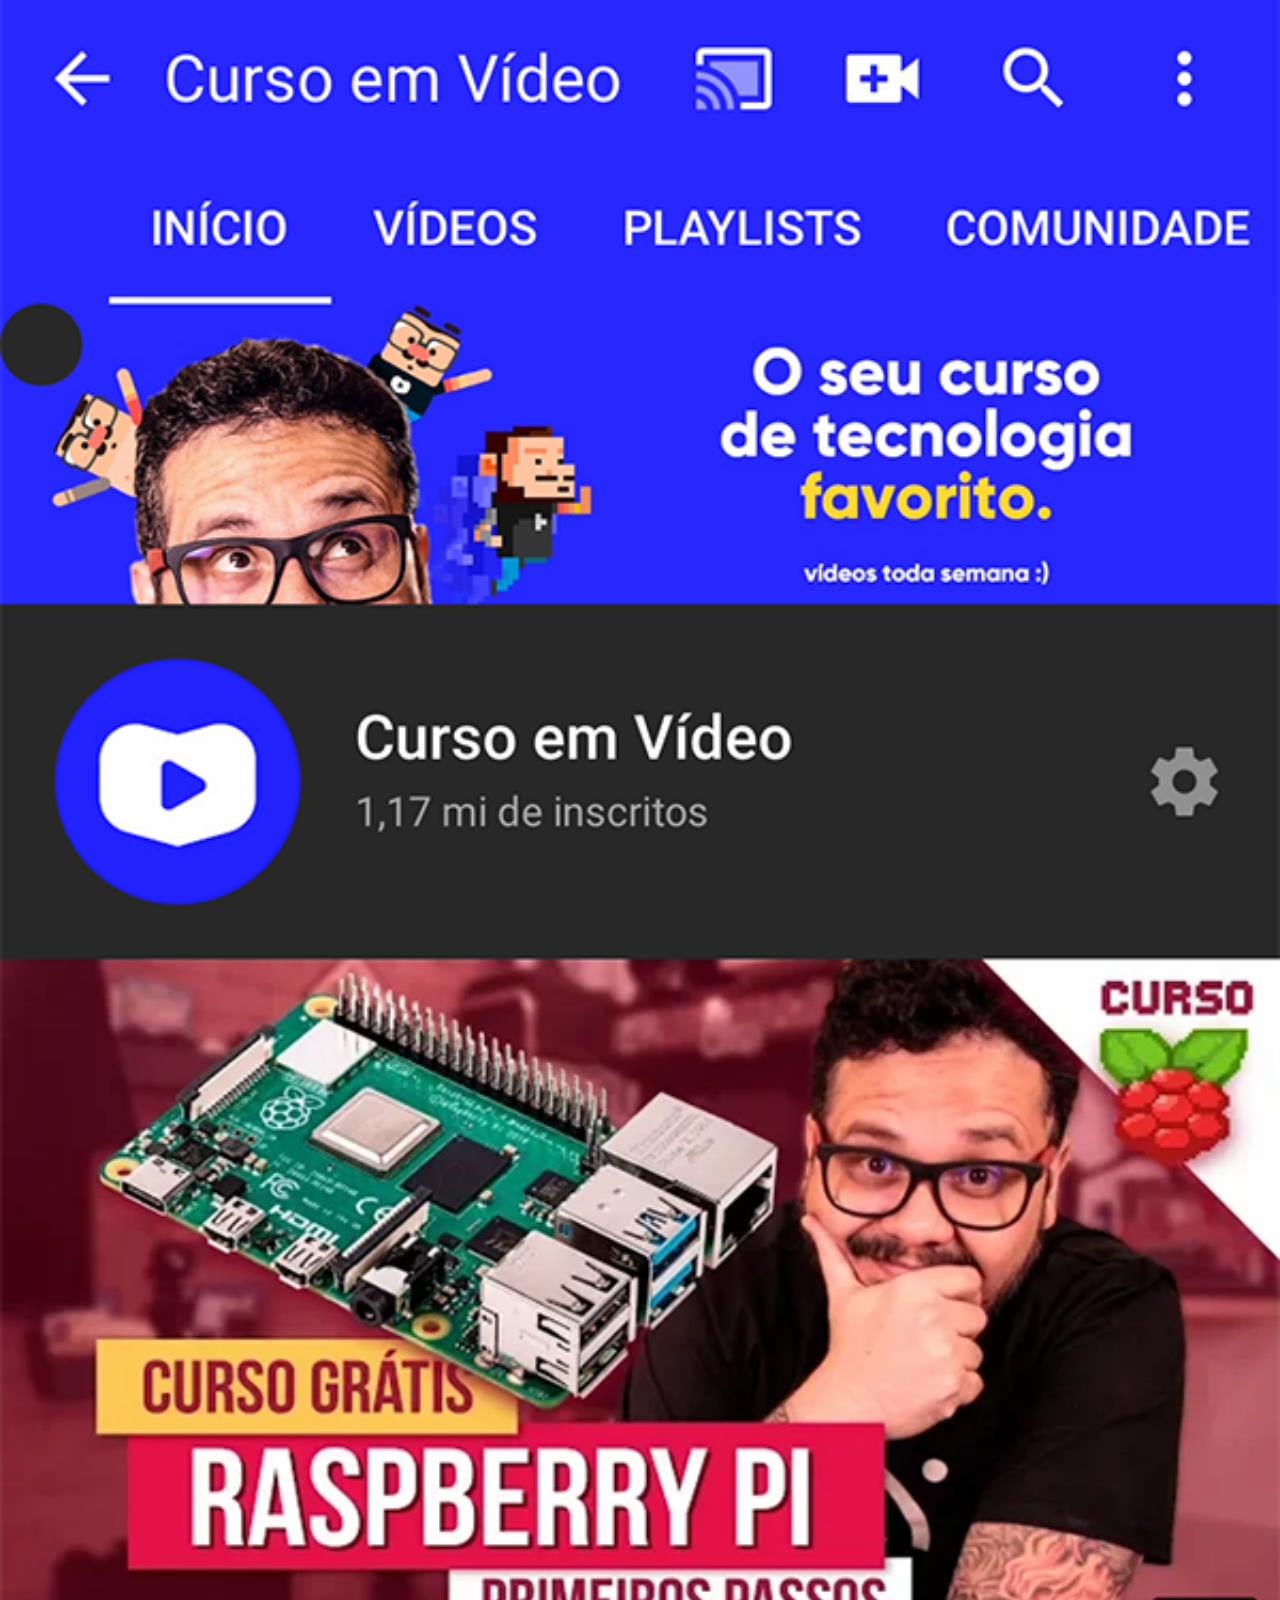
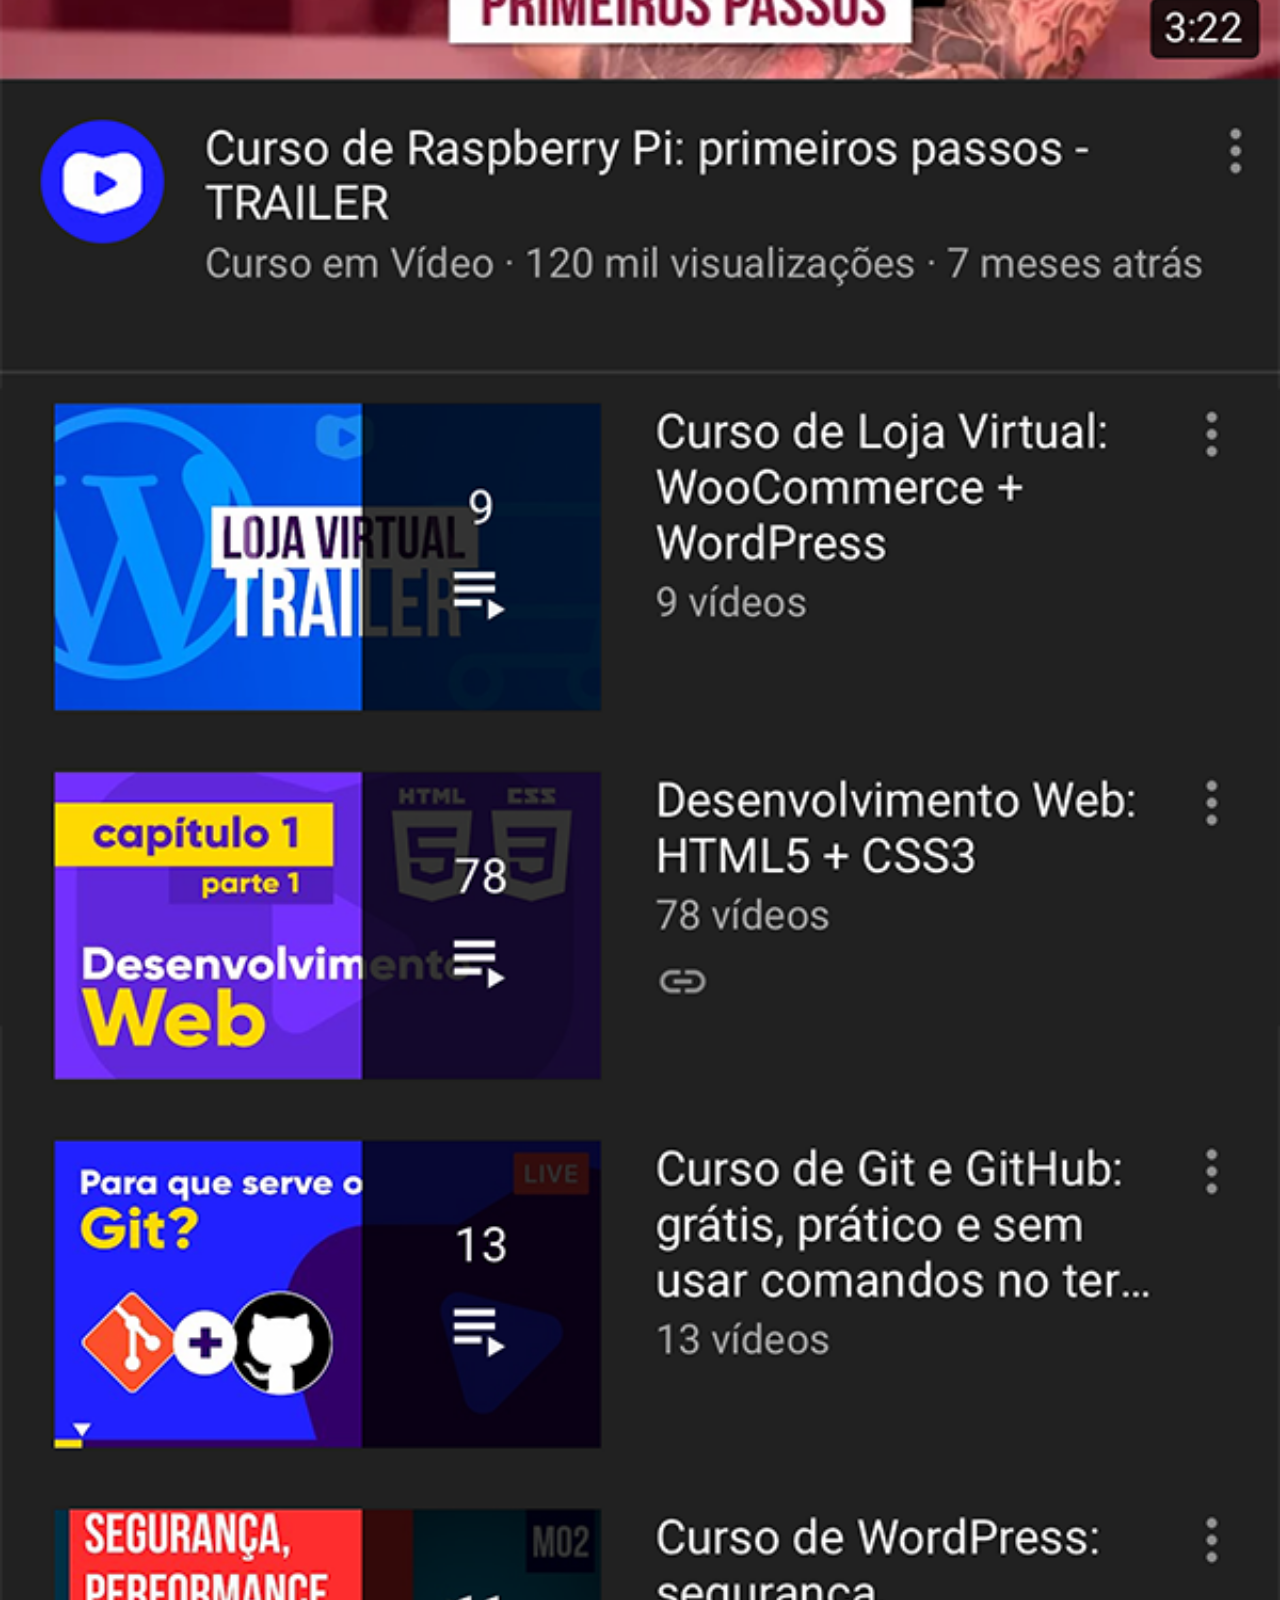
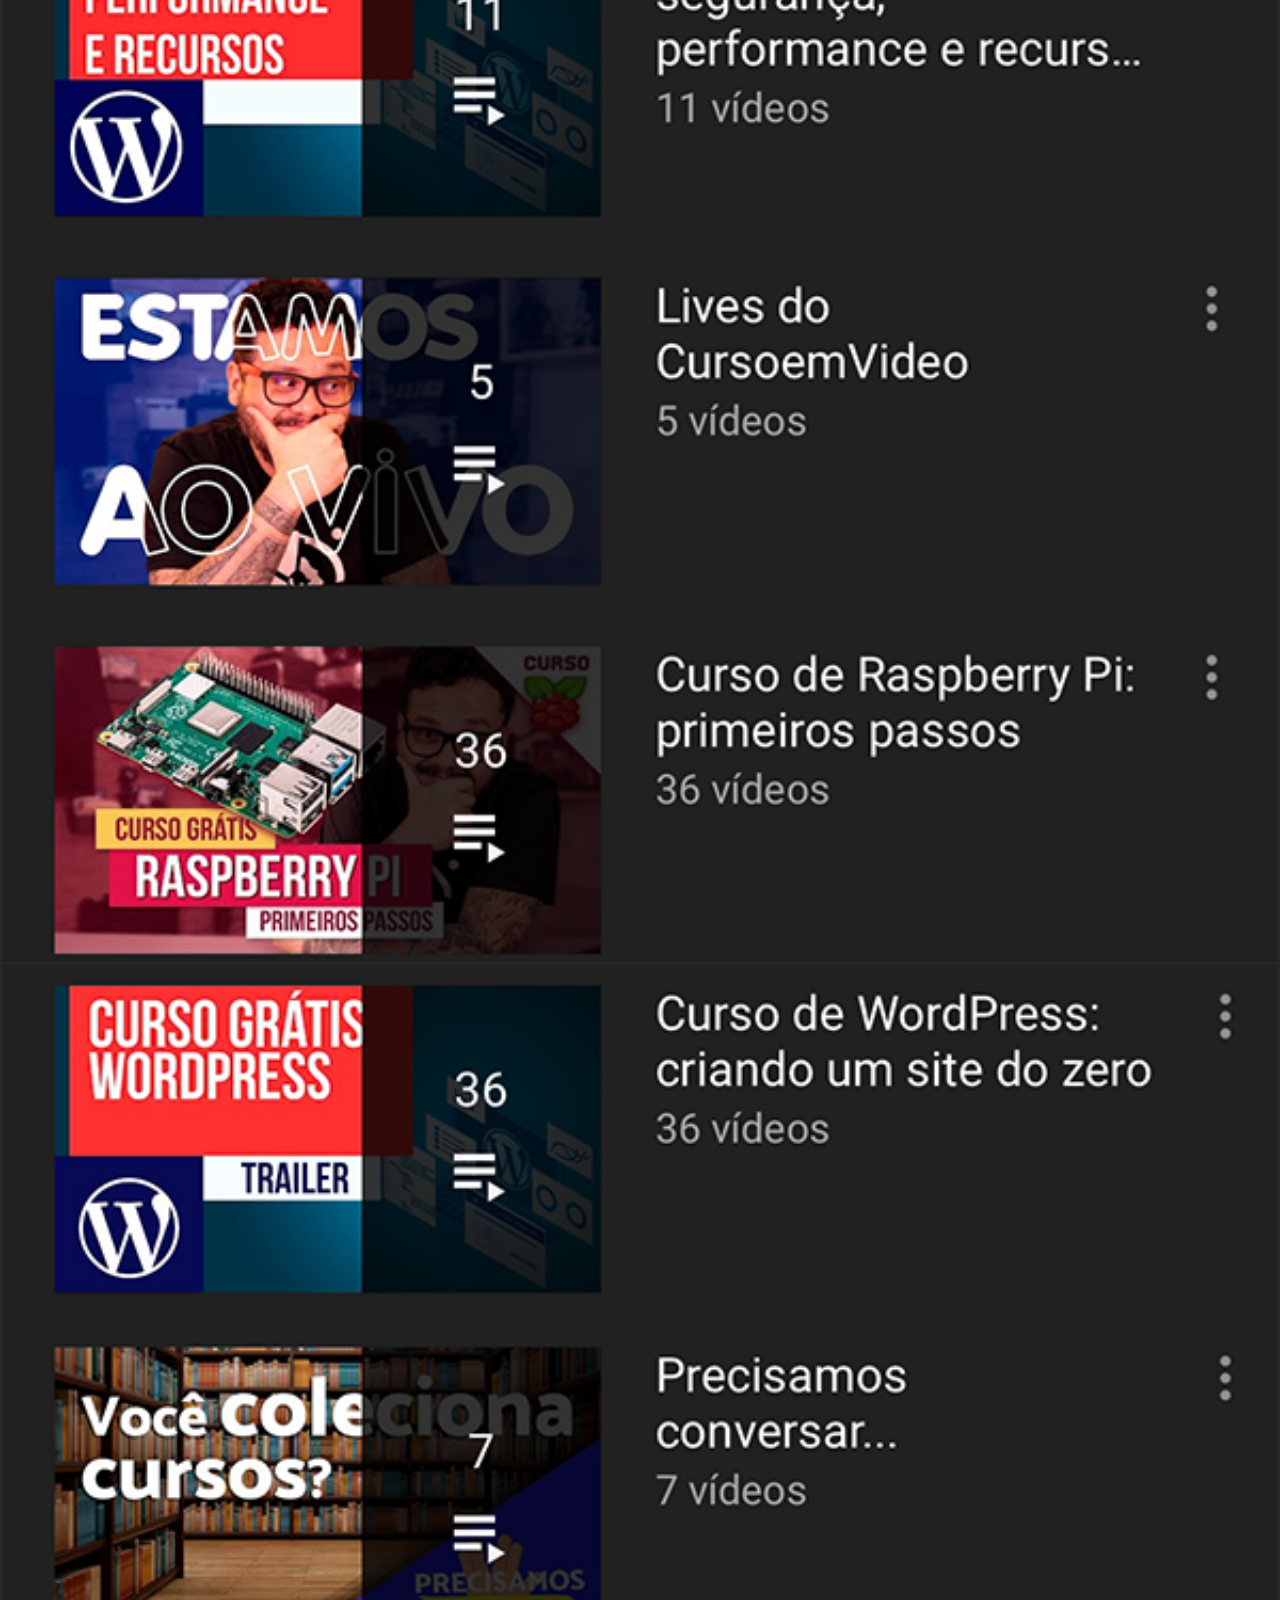
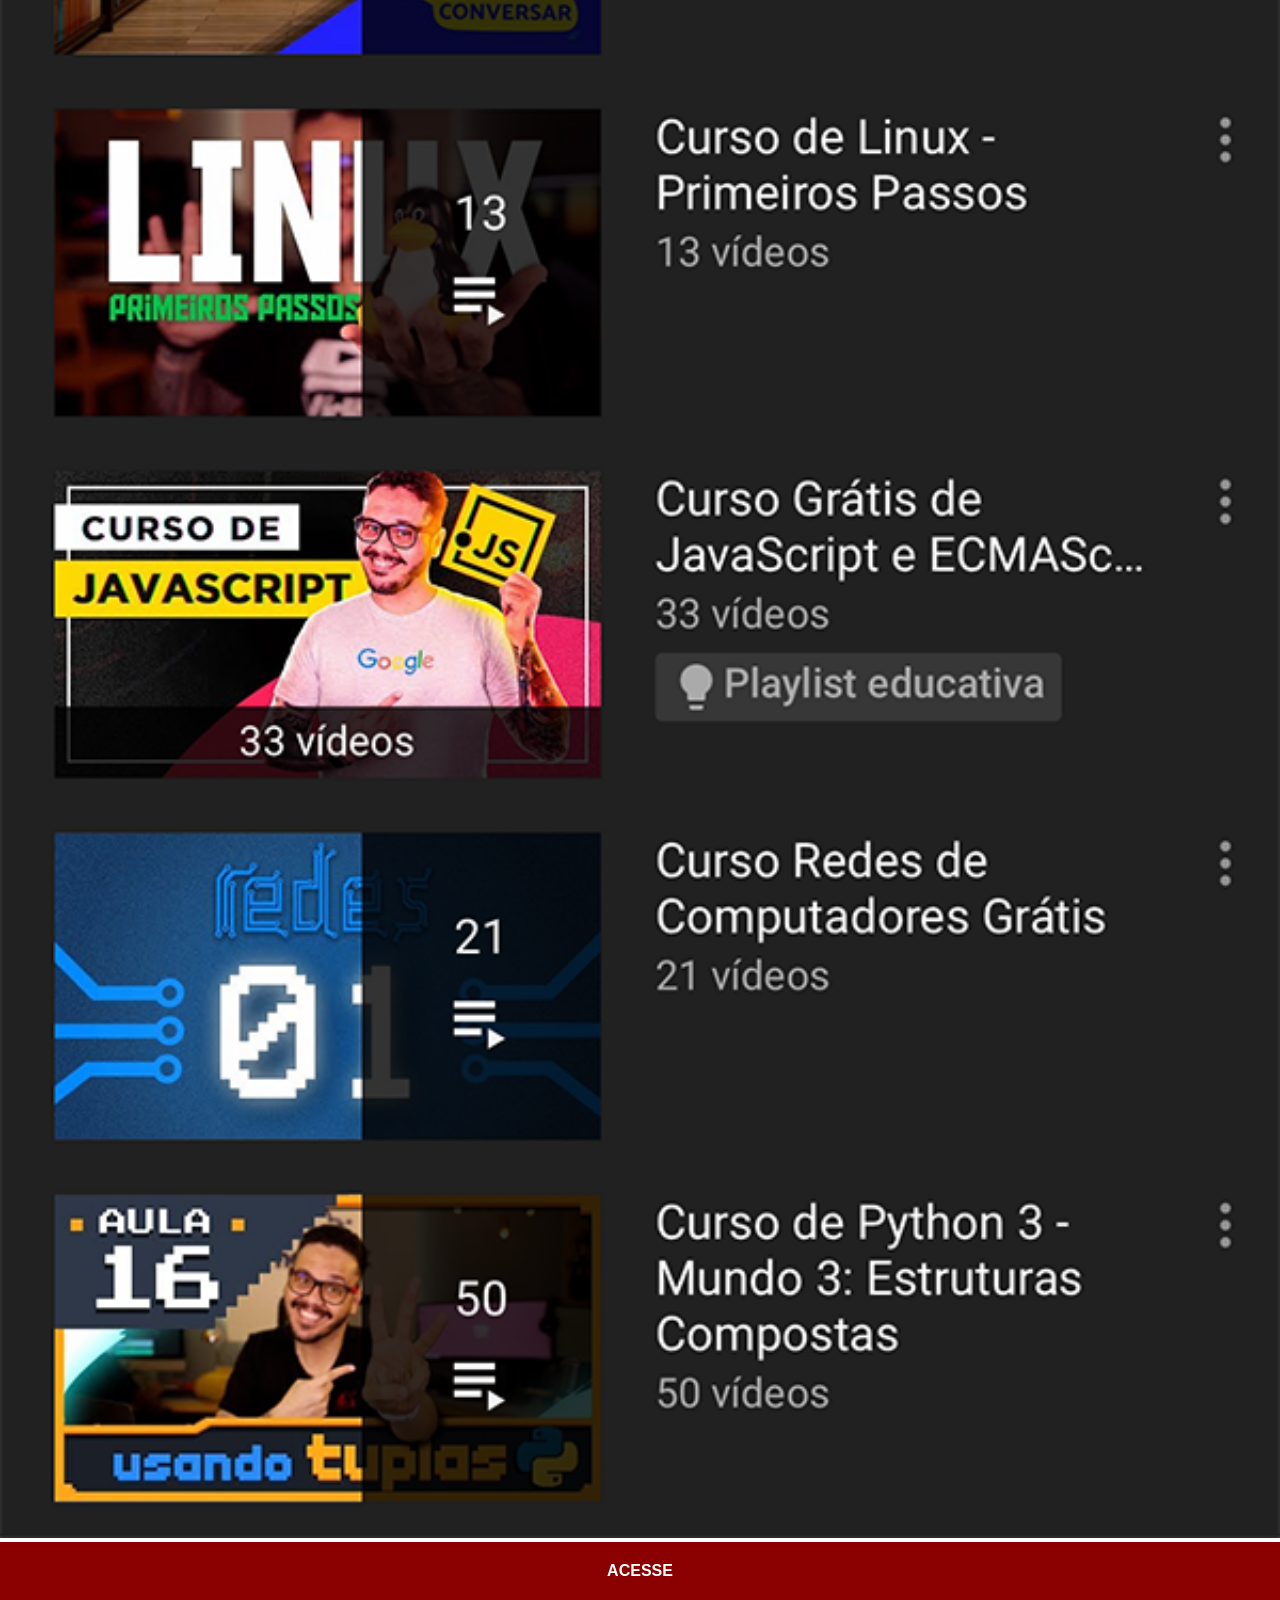
<file: youtube.html>
<!DOCTYPE html>
<html lang="pt-br">
<head>
    <meta charset="UTF-8">
    <meta name="viewport" content="width=device-width, initial-scale=1.0">
    <title>Youtube</title>
    <link rel="stylesheet" href="estilos/social.css">
   
</head>
<body>
    <img src="imagens/tela-youtube.png" alt="Youtube">
    <a href="https://www.youtube.com/@cursoemvideo" target="_blank">ACESSE</a>
</body>
</html>
</file>
<file: style.css>
@charset "UTF-8";

* {
    margin: 0;
    padding: 0;
    font-family: Arial, Helvetica, sans-serif;
}

html, body {
    height: 100%;
    width: 100%;
    background-color: black;
}

body {
    background: url(imagens/fundo-madeira.jpg) no-repeat top center;
    background-size: cover;
    background-attachment: fixed;
}

main {
    height: 100vh;
    position: relative;
}
    

#telefone {
    position: absolute;
    top: 50%;
    left: 50%;
    transform: translate(-50%, -50%);

    height: 627px;
    width: 311px;
    background: url("imagens/frame-iphone.png") no-repeat;
    
}

#tela {
    position: relative;
    top: 80px;
    left: 22px;
    width: 269px;
    height: 471px;
}

#redes-sociais img {
    width: 40px;
    margin: 10px;
    cursor: pointer;
    border-radius: 50%;
    box-sizing: border-box;
    
}

#redes-sociais img:hover {
   transform: scale(1.2);
   transition: all 0.1s ease-in-out;
   border: 1px solid white;
    
}

#redes-sociais {
    text-align: right;
}
</file>
<file: estilos/social.css>
@charset "UTF-8";

  * {
            margin: 0;
            padding: 0;
            font-family: Arial, Helvetica, sans-serif;
        }

        

        body {
            width: 100vw;
            height: 100vh;
        }
        
        img {
            width: 100vw;
        }

        a {
            display: block;
            background-color: darkred;
            color: white;
            padding: 20px;
            text-align: center;
            font-weight: bolder;
            text-decoration: none;
            background-size: cover;
        }

        a:hover {
            background-color: red;
        }
</file>
